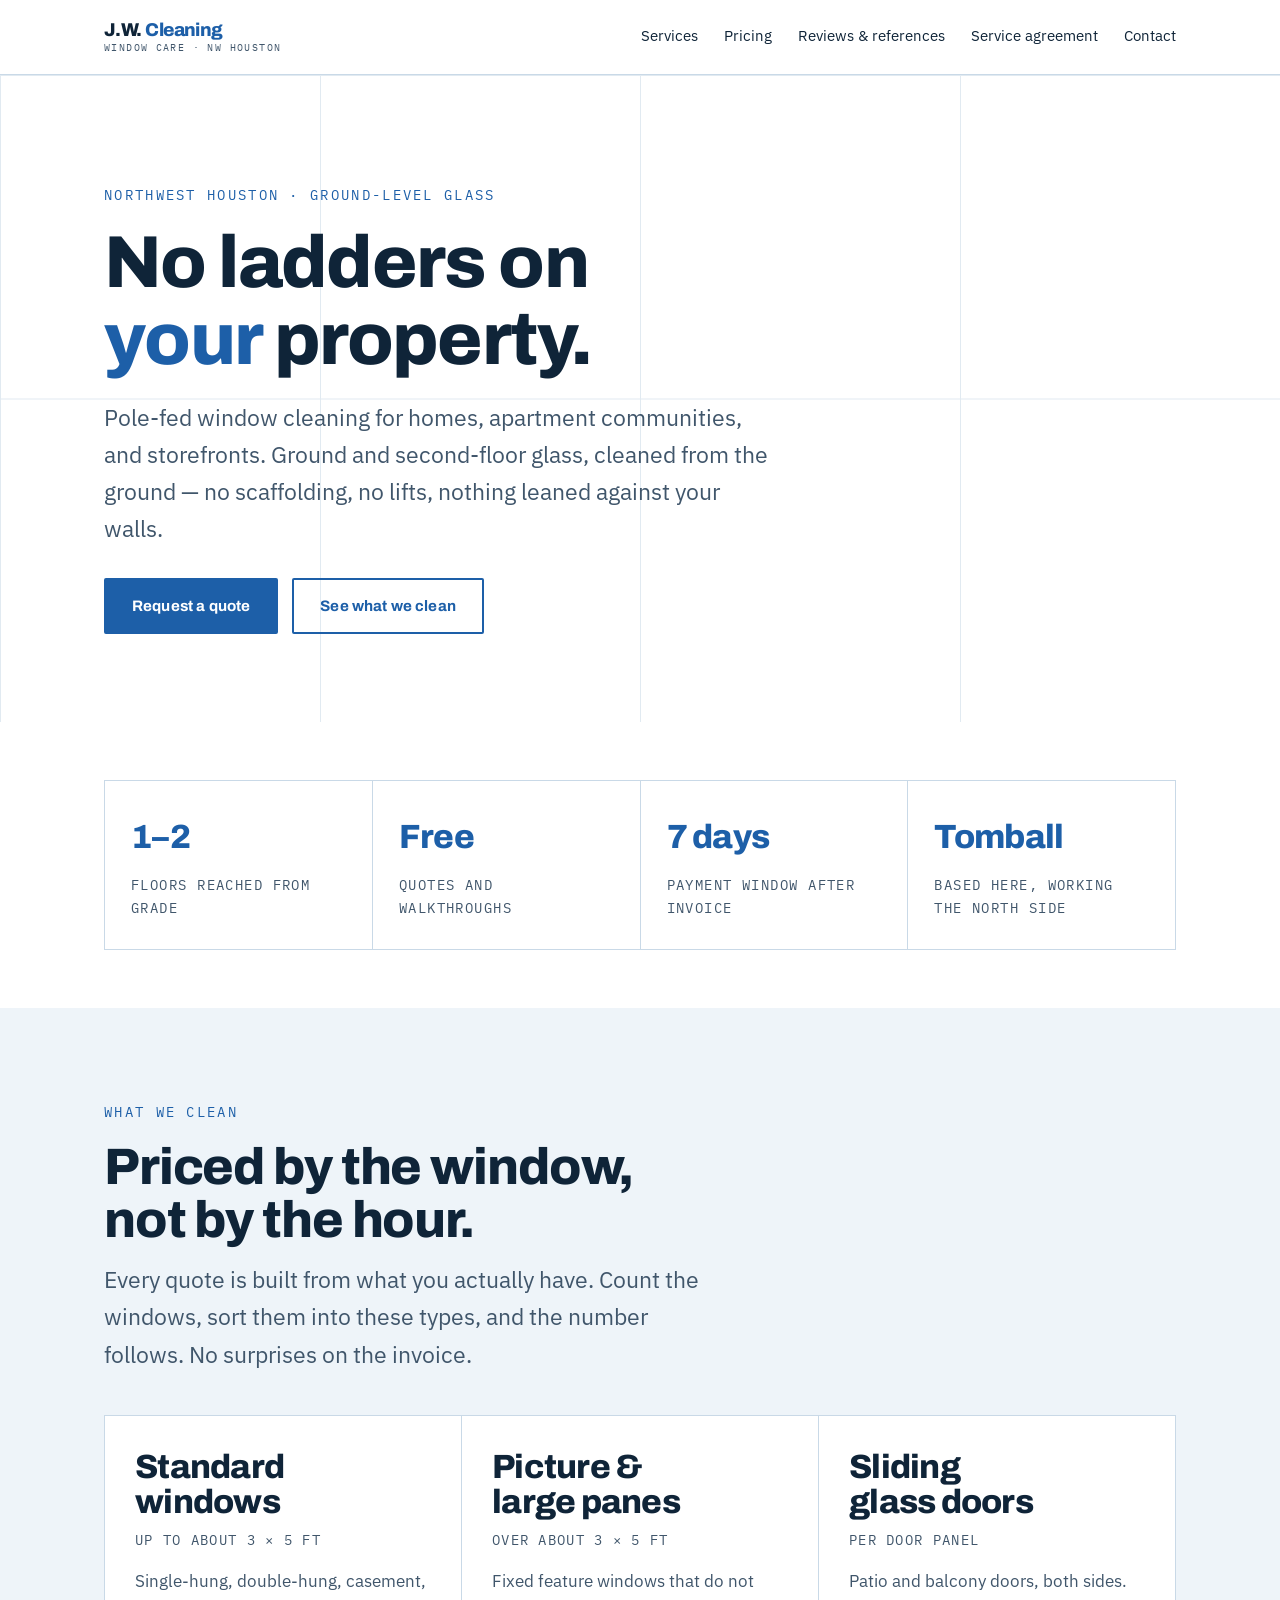
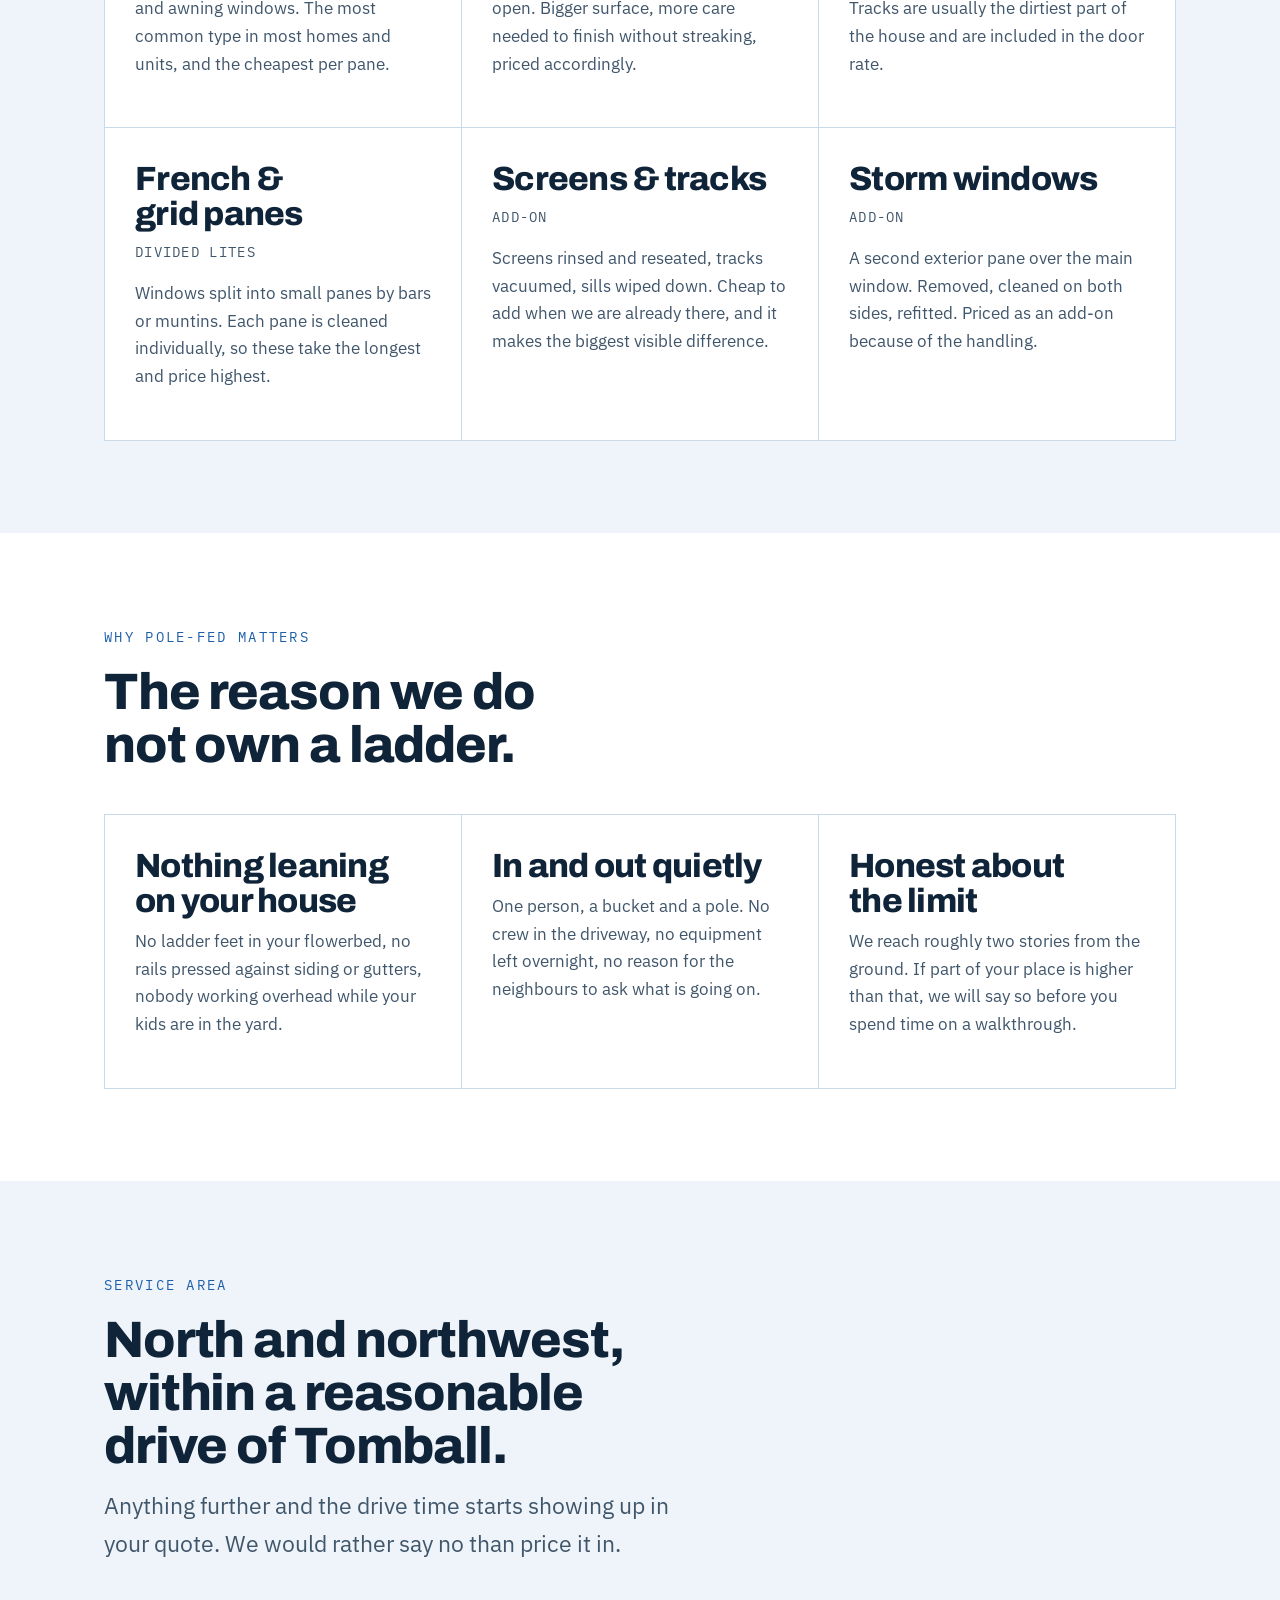
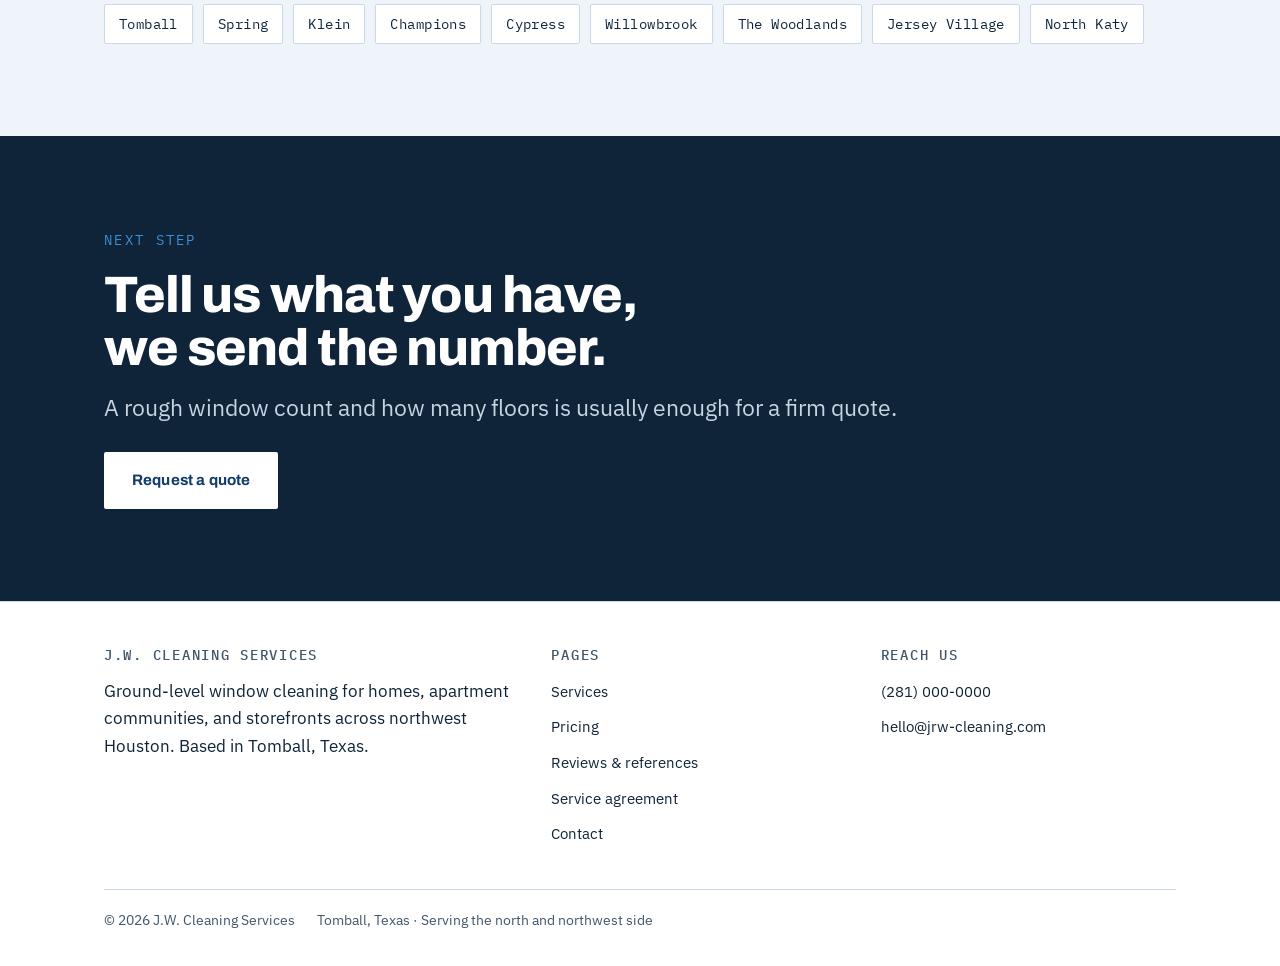
<file: index.html>
<!doctype html>
<html lang="en">
<head>
<meta charset="utf-8">
<meta name="viewport" content="width=device-width, initial-scale=1">
<title>J.W. Cleaning Services — Window cleaning in northwest Houston</title>
<meta name="description" content="Pole-fed window cleaning for homes, apartment communities, and storefronts across northwest Houston. Ground and second-floor glass, no ladders. Based in Tomball.">
<link rel="preconnect" href="https://fonts.googleapis.com">
<link rel="preconnect" href="https://fonts.gstatic.com" crossorigin>
<link href="https://fonts.googleapis.com/css2?family=Archivo:wght@600;700;800&family=IBM+Plex+Mono:wght@400;500&family=IBM+Plex+Sans:wght@400;500;600&display=swap" rel="stylesheet">
<link rel="stylesheet" href="assets/css/styles.css">
</head>
<body>
<a class="skip" href="#main">Skip to content</a>

<header class="masthead">
  <div class="shell masthead__inner">
    <a class="wordmark" href="index.html">J.W. <span>Cleaning</span>
      <small>Window care &middot; NW Houston</small>
    </a>
    <button class="nav-toggle" aria-expanded="false" aria-controls="nav">Menu</button>
    <nav class="nav" id="nav" aria-label="Main">
      <a href="services.html">Services</a>
      <a href="pricing.html">Pricing</a>
      <a href="reviews.html">Reviews &amp; references</a>
      <a href="agreement.html">Service agreement</a>
      <a href="contact.html">Contact</a>
    </nav>
  </div>
</header>

<main id="main">

  <section class="hero">
    <div class="hero__grid" aria-hidden="true"></div>
    <div class="wipe" aria-hidden="true"></div>
    <div class="shell hero__inner">
      <span class="eyebrow">Northwest Houston &middot; Ground-level glass</span>
      <h1>No ladders on <em>your</em> property.</h1>
      <p class="hero__lede">Pole-fed window cleaning for homes, apartment communities, and storefronts. Ground and second-floor glass, cleaned from the ground &mdash; no scaffolding, no lifts, nothing leaned against your walls.</p>
      <div class="hero__actions">
        <a class="btn" href="contact.html">Request a quote</a>
        <a class="btn btn--ghost" href="services.html">See what we clean</a>
      </div>
    </div>
  </section>

  <section class="band band--tight">
    <div class="shell">
      <div class="panes">
        <div class="pane">
          <span class="pane__value">1&ndash;2</span>
          <p class="pane__label">Floors reached from grade</p>
        </div>
        <div class="pane">
          <span class="pane__value">Free</span>
          <p class="pane__label">Quotes and walkthroughs</p>
        </div>
        <div class="pane">
          <span class="pane__value">7 days</span>
          <p class="pane__label">Payment window after invoice</p>
        </div>
        <div class="pane">
          <span class="pane__value">Tomball</span>
          <p class="pane__label">Based here, working the north side</p>
        </div>
      </div>
    </div>
  </section>

  <section class="band band--wash">
    <div class="shell">
      <div class="band__head">
        <span class="eyebrow">What we clean</span>
        <h2>Priced by the window, not by the hour.</h2>
        <p>Every quote is built from what you actually have. Count the windows, sort them into these types, and the number follows. No surprises on the invoice.</p>
      </div>
      <div class="cards">
        <article class="card">
          <h3>Standard windows</h3>
          <p class="card__meta">Up to about 3 &times; 5 ft</p>
          <p>Single-hung, double-hung, casement, and awning windows. The most common type in most homes and units, and the cheapest per pane.</p>
        </article>
        <article class="card">
          <h3>Picture &amp; large panes</h3>
          <p class="card__meta">Over about 3 &times; 5 ft</p>
          <p>Fixed feature windows that do not open. Bigger surface, more care needed to finish without streaking, priced accordingly.</p>
        </article>
        <article class="card">
          <h3>Sliding glass doors</h3>
          <p class="card__meta">Per door panel</p>
          <p>Patio and balcony doors, both sides. Tracks are usually the dirtiest part of the house and are included in the door rate.</p>
        </article>
        <article class="card">
          <h3>French &amp; grid panes</h3>
          <p class="card__meta">Divided lites</p>
          <p>Windows split into small panes by bars or muntins. Each pane is cleaned individually, so these take the longest and price highest.</p>
        </article>
        <article class="card">
          <h3>Screens &amp; tracks</h3>
          <p class="card__meta">Add-on</p>
          <p>Screens rinsed and reseated, tracks vacuumed, sills wiped down. Cheap to add when we are already there, and it makes the biggest visible difference.</p>
        </article>
        <article class="card">
          <h3>Storm windows</h3>
          <p class="card__meta">Add-on</p>
          <p>A second exterior pane over the main window. Removed, cleaned on both sides, refitted. Priced as an add-on because of the handling.</p>
        </article>
      </div>
    </div>
  </section>

  <section class="band">
    <div class="shell">
      <div class="band__head">
        <span class="eyebrow">Why pole-fed matters</span>
        <h2>The reason we do not own a ladder.</h2>
      </div>
      <div class="cards">
        <article class="card">
          <h3>Nothing leaning on your house</h3>
          <p>No ladder feet in your flowerbed, no rails pressed against siding or gutters, nobody working overhead while your kids are in the yard.</p>
        </article>
        <article class="card">
          <h3>In and out quietly</h3>
          <p>One person, a bucket and a pole. No crew in the driveway, no equipment left overnight, no reason for the neighbours to ask what is going on.</p>
        </article>
        <article class="card">
          <h3>Honest about the limit</h3>
          <p>We reach roughly two stories from the ground. If part of your place is higher than that, we will say so before you spend time on a walkthrough.</p>
        </article>
      </div>
    </div>
  </section>

  <section class="band band--wash">
    <div class="shell">
      <div class="band__head">
        <span class="eyebrow">Service area</span>
        <h2>North and northwest, within a reasonable drive of Tomball.</h2>
        <p>Anything further and the drive time starts showing up in your quote. We would rather say no than price it in.</p>
      </div>
      <ul class="arealist">
        <li>Tomball</li>
        <li>Spring</li>
        <li>Klein</li>
        <li>Champions</li>
        <li>Cypress</li>
        <li>Willowbrook</li>
        <li>The Woodlands</li>
        <li>Jersey Village</li>
        <li>North Katy</li>
      </ul>
    </div>
  </section>

  <section class="band band--ink">
    <div class="shell cta">
      <span class="eyebrow eyebrow--light">Next step</span>
      <h2>Tell us what you have, we send the number.</h2>
      <p>A rough window count and how many floors is usually enough for a firm quote.</p>
      <a class="btn btn--onblue" href="contact.html">Request a quote</a>
    </div>
  </section>

</main>

<footer class="foot">
  <div class="shell">
    <div class="foot__grid">
      <div>
        <h4>J.W. Cleaning Services</h4>
        <p>Ground-level window cleaning for homes, apartment communities, and storefronts across northwest Houston. Based in Tomball, Texas.</p>
      </div>
      <div>
        <h4>Pages</h4>
        <ul>
          <li><a href="services.html">Services</a></li>
          <li><a href="pricing.html">Pricing</a></li>
          <li><a href="reviews.html">Reviews &amp; references</a></li>
          <li><a href="agreement.html">Service agreement</a></li>
          <li><a href="contact.html">Contact</a></li>
        </ul>
      </div>
      <div>
        <h4>Reach us</h4>
        <!-- TODO: replace both with real details before launch -->
        <ul>
          <li><a href="tel:+12810000000">(281) 000-0000</a></li>
          <li><a href="mailto:hello@jrw-cleaning.com">hello@jrw-cleaning.com</a></li>
        </ul>
      </div>
    </div>
    <div class="foot__legal">
      <p>&copy; 2026 J.W. Cleaning Services</p>
      <p>Tomball, Texas &middot; Serving the north and northwest side</p>
    </div>
  </div>
</footer>

<script src="assets/js/site.js"></script>

</body>
</html>
</file>
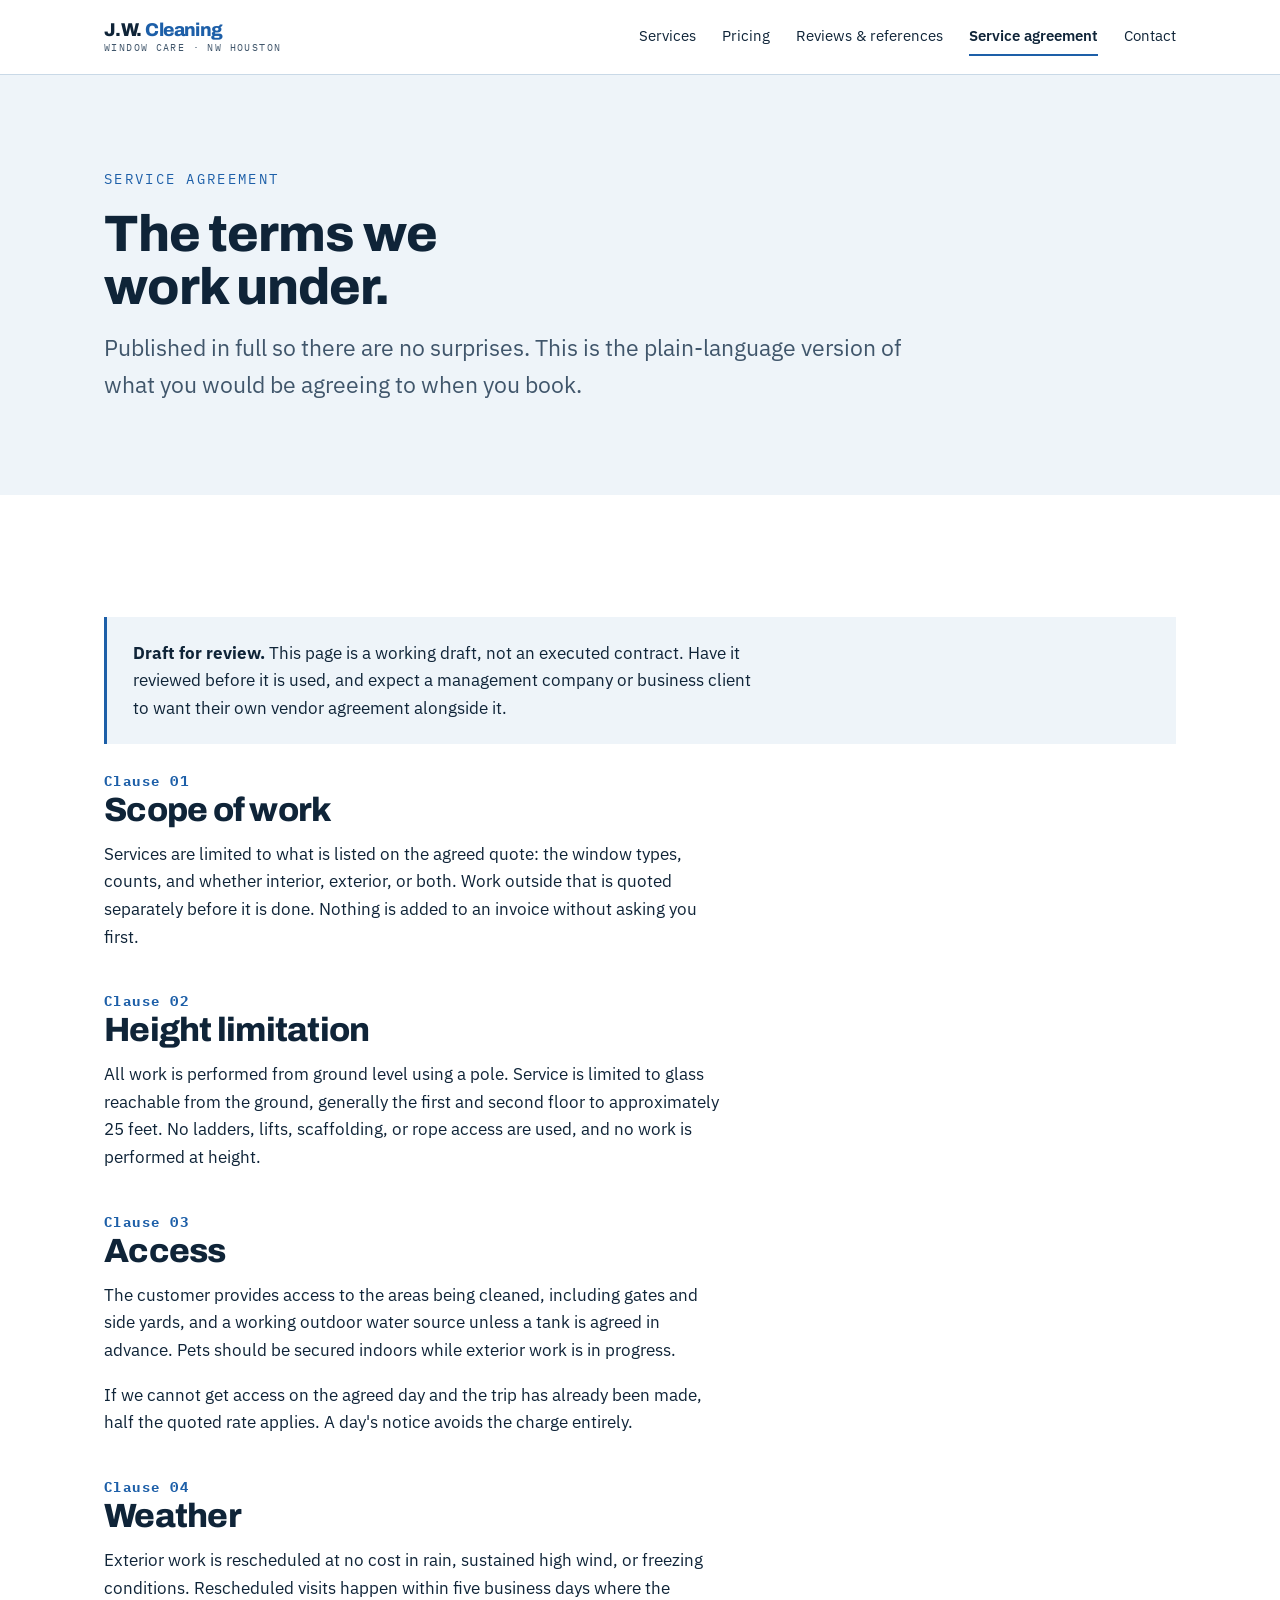
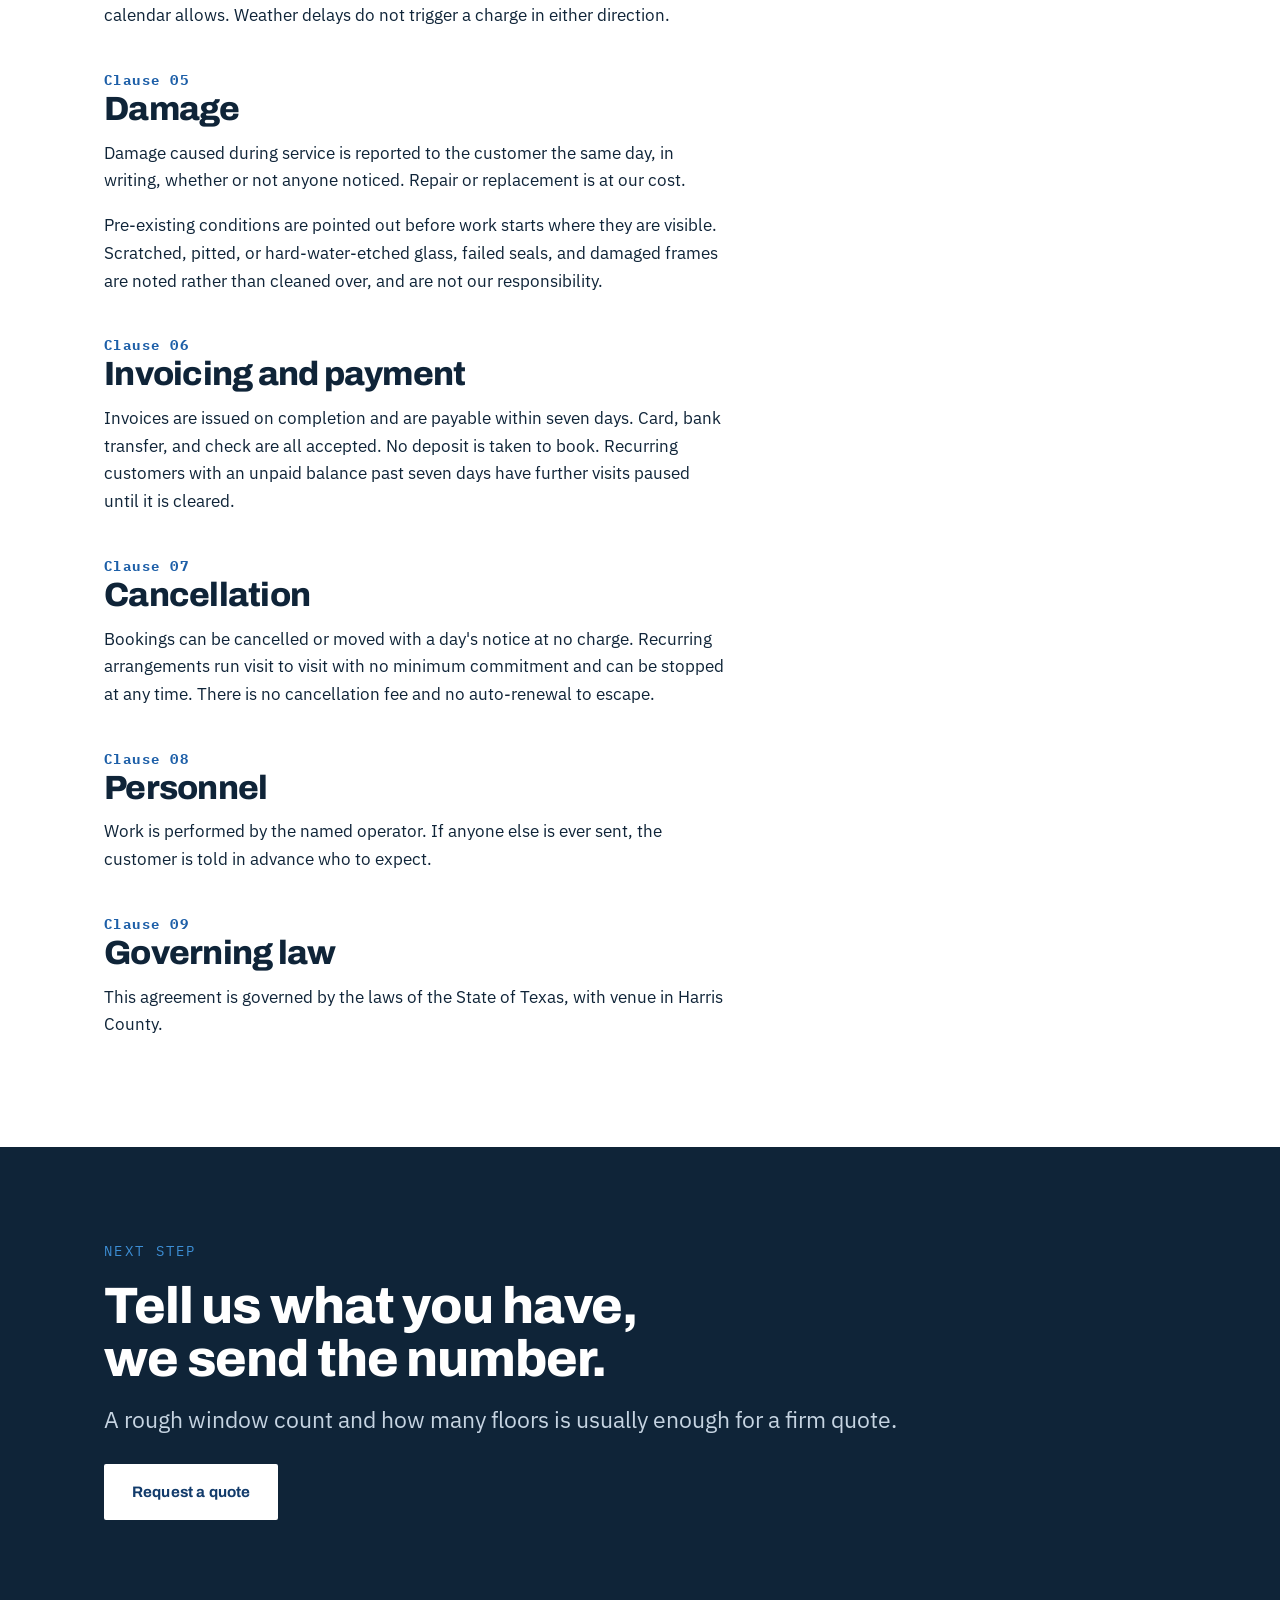
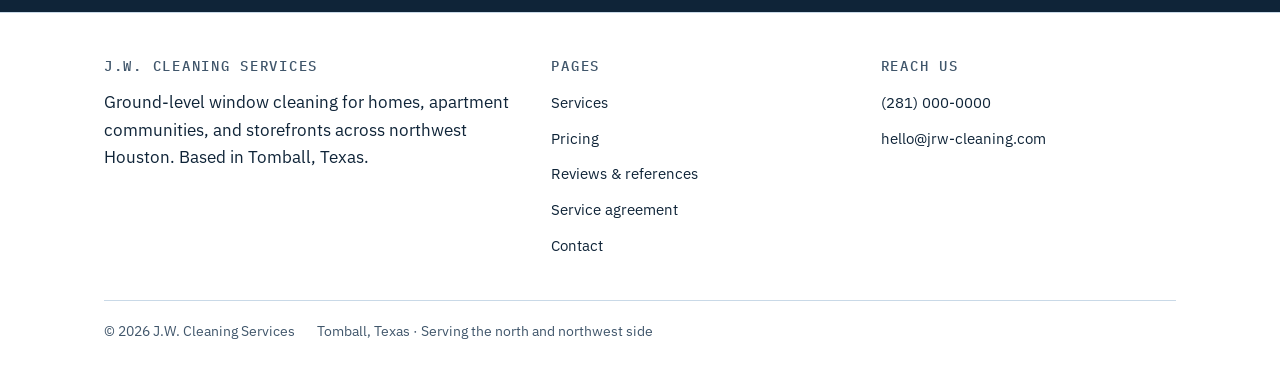
<file: agreement.html>
<!doctype html>
<html lang="en">
<head>
<meta charset="utf-8">
<meta name="viewport" content="width=device-width, initial-scale=1">
<title>Service agreement — J.W. Cleaning Services</title>
<meta name="description" content="The terms J.W. Cleaning Services works under: scope, height limits, access, damage policy, payment, and cancellation.">
<link rel="preconnect" href="https://fonts.googleapis.com">
<link rel="preconnect" href="https://fonts.gstatic.com" crossorigin>
<link href="https://fonts.googleapis.com/css2?family=Archivo:wght@600;700;800&family=IBM+Plex+Mono:wght@400;500&family=IBM+Plex+Sans:wght@400;500;600&display=swap" rel="stylesheet">
<link rel="stylesheet" href="assets/css/styles.css">
</head>
<body>
<a class="skip" href="#main">Skip to content</a>

<header class="masthead">
  <div class="shell masthead__inner">
    <a class="wordmark" href="index.html">J.W. <span>Cleaning</span>
      <small>Window care &middot; NW Houston</small>
    </a>
    <button class="nav-toggle" aria-expanded="false" aria-controls="nav">Menu</button>
    <nav class="nav" id="nav" aria-label="Main">
      <a href="services.html">Services</a>
      <a href="pricing.html">Pricing</a>
      <a href="reviews.html">Reviews &amp; references</a>
      <a href="agreement.html">Service agreement</a>
      <a href="contact.html">Contact</a>
    </nav>
  </div>
</header>

<main id="main">

  <section class="band band--wash">
    <div class="shell">
      <span class="eyebrow">Service agreement</span>
      <h1 style="font-size:var(--step-3);max-width:18ch;margin-bottom:14px;">The terms we work under.</h1>
      <p style="font-size:var(--step-1);color:var(--ink-soft);max-width:58ch;margin:0;">Published in full so there are no surprises. This is the plain-language version of what you would be agreeing to when you book.</p>
    </div>
  </section>

  <section class="band">
    <div class="shell">
      <div class="callout">
        <p><strong>Draft for review.</strong> This page is a working draft, not an executed contract. Have it reviewed before it is used, and expect a management company or business client to want their own vendor agreement alongside it.</p>
      </div>

      <div class="doc">

        <h2><span class="clause-no">Clause 01</span>Scope of work</h2>
        <p>Services are limited to what is listed on the agreed quote: the window types, counts, and whether interior, exterior, or both. Work outside that is quoted separately before it is done. Nothing is added to an invoice without asking you first.</p>

        <h2><span class="clause-no">Clause 02</span>Height limitation</h2>
        <p>All work is performed from ground level using a pole. Service is limited to glass reachable from the ground, generally the first and second floor to approximately 25 feet. No ladders, lifts, scaffolding, or rope access are used, and no work is performed at height.</p>

        <h2><span class="clause-no">Clause 03</span>Access</h2>
        <p>The customer provides access to the areas being cleaned, including gates and side yards, and a working outdoor water source unless a tank is agreed in advance. Pets should be secured indoors while exterior work is in progress.</p>
        <p>If we cannot get access on the agreed day and the trip has already been made, half the quoted rate applies. A day's notice avoids the charge entirely.</p>

        <h2><span class="clause-no">Clause 04</span>Weather</h2>
        <p>Exterior work is rescheduled at no cost in rain, sustained high wind, or freezing conditions. Rescheduled visits happen within five business days where the calendar allows. Weather delays do not trigger a charge in either direction.</p>

        <h2><span class="clause-no">Clause 05</span>Damage</h2>
        <p>Damage caused during service is reported to the customer the same day, in writing, whether or not anyone noticed. Repair or replacement is at our cost.</p>
        <p>Pre-existing conditions are pointed out before work starts where they are visible. Scratched, pitted, or hard-water-etched glass, failed seals, and damaged frames are noted rather than cleaned over, and are not our responsibility.</p>

        <h2><span class="clause-no">Clause 06</span>Invoicing and payment</h2>
        <p>Invoices are issued on completion and are payable within seven days. Card, bank transfer, and check are all accepted. No deposit is taken to book. Recurring customers with an unpaid balance past seven days have further visits paused until it is cleared.</p>

        <h2><span class="clause-no">Clause 07</span>Cancellation</h2>
        <p>Bookings can be cancelled or moved with a day's notice at no charge. Recurring arrangements run visit to visit with no minimum commitment and can be stopped at any time. There is no cancellation fee and no auto-renewal to escape.</p>

        <h2><span class="clause-no">Clause 08</span>Personnel</h2>
        <p>Work is performed by the named operator. If anyone else is ever sent, the customer is told in advance who to expect.</p>

        <h2><span class="clause-no">Clause 09</span>Governing law</h2>
        <p>This agreement is governed by the laws of the State of Texas, with venue in Harris County.</p>

      </div>
    </div>
  </section>

  <section class="band band--ink">
    <div class="shell cta">
      <span class="eyebrow eyebrow--light">Next step</span>
      <h2>Tell us what you have, we send the number.</h2>
      <p>A rough window count and how many floors is usually enough for a firm quote.</p>
      <a class="btn btn--onblue" href="contact.html">Request a quote</a>
    </div>
  </section>

</main>

<footer class="foot">
  <div class="shell">
    <div class="foot__grid">
      <div>
        <h4>J.W. Cleaning Services</h4>
        <p>Ground-level window cleaning for homes, apartment communities, and storefronts across northwest Houston. Based in Tomball, Texas.</p>
      </div>
      <div>
        <h4>Pages</h4>
        <ul>
          <li><a href="services.html">Services</a></li>
          <li><a href="pricing.html">Pricing</a></li>
          <li><a href="reviews.html">Reviews &amp; references</a></li>
          <li><a href="agreement.html">Service agreement</a></li>
          <li><a href="contact.html">Contact</a></li>
        </ul>
      </div>
      <div>
        <h4>Reach us</h4>
        <!-- TODO: replace both with real details before launch -->
        <ul>
          <li><a href="tel:+12810000000">(281) 000-0000</a></li>
          <li><a href="mailto:hello@jrw-cleaning.com">hello@jrw-cleaning.com</a></li>
        </ul>
      </div>
    </div>
    <div class="foot__legal">
      <p>&copy; 2026 J.W. Cleaning Services</p>
      <p>Tomball, Texas &middot; Serving the north and northwest side</p>
    </div>
  </div>
</footer>

<script src="assets/js/site.js"></script>

</body>
</html>
</file>
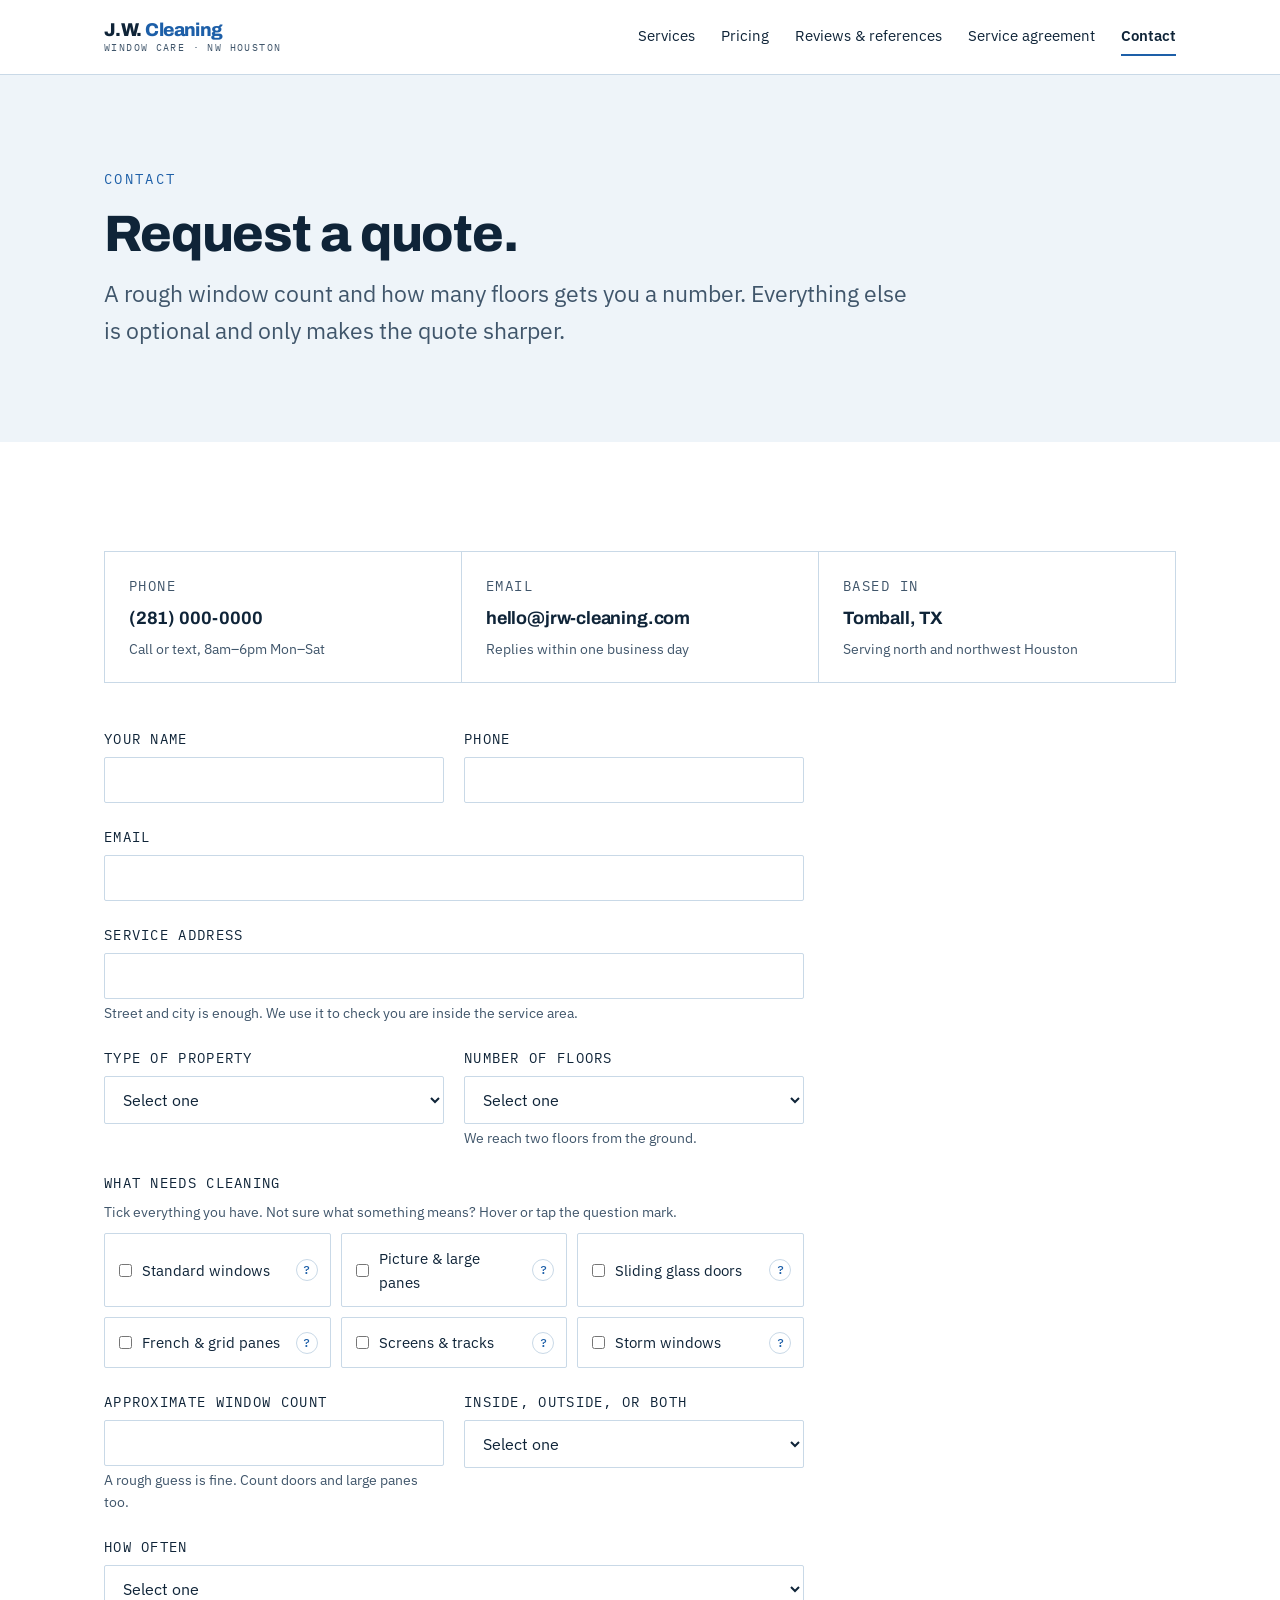
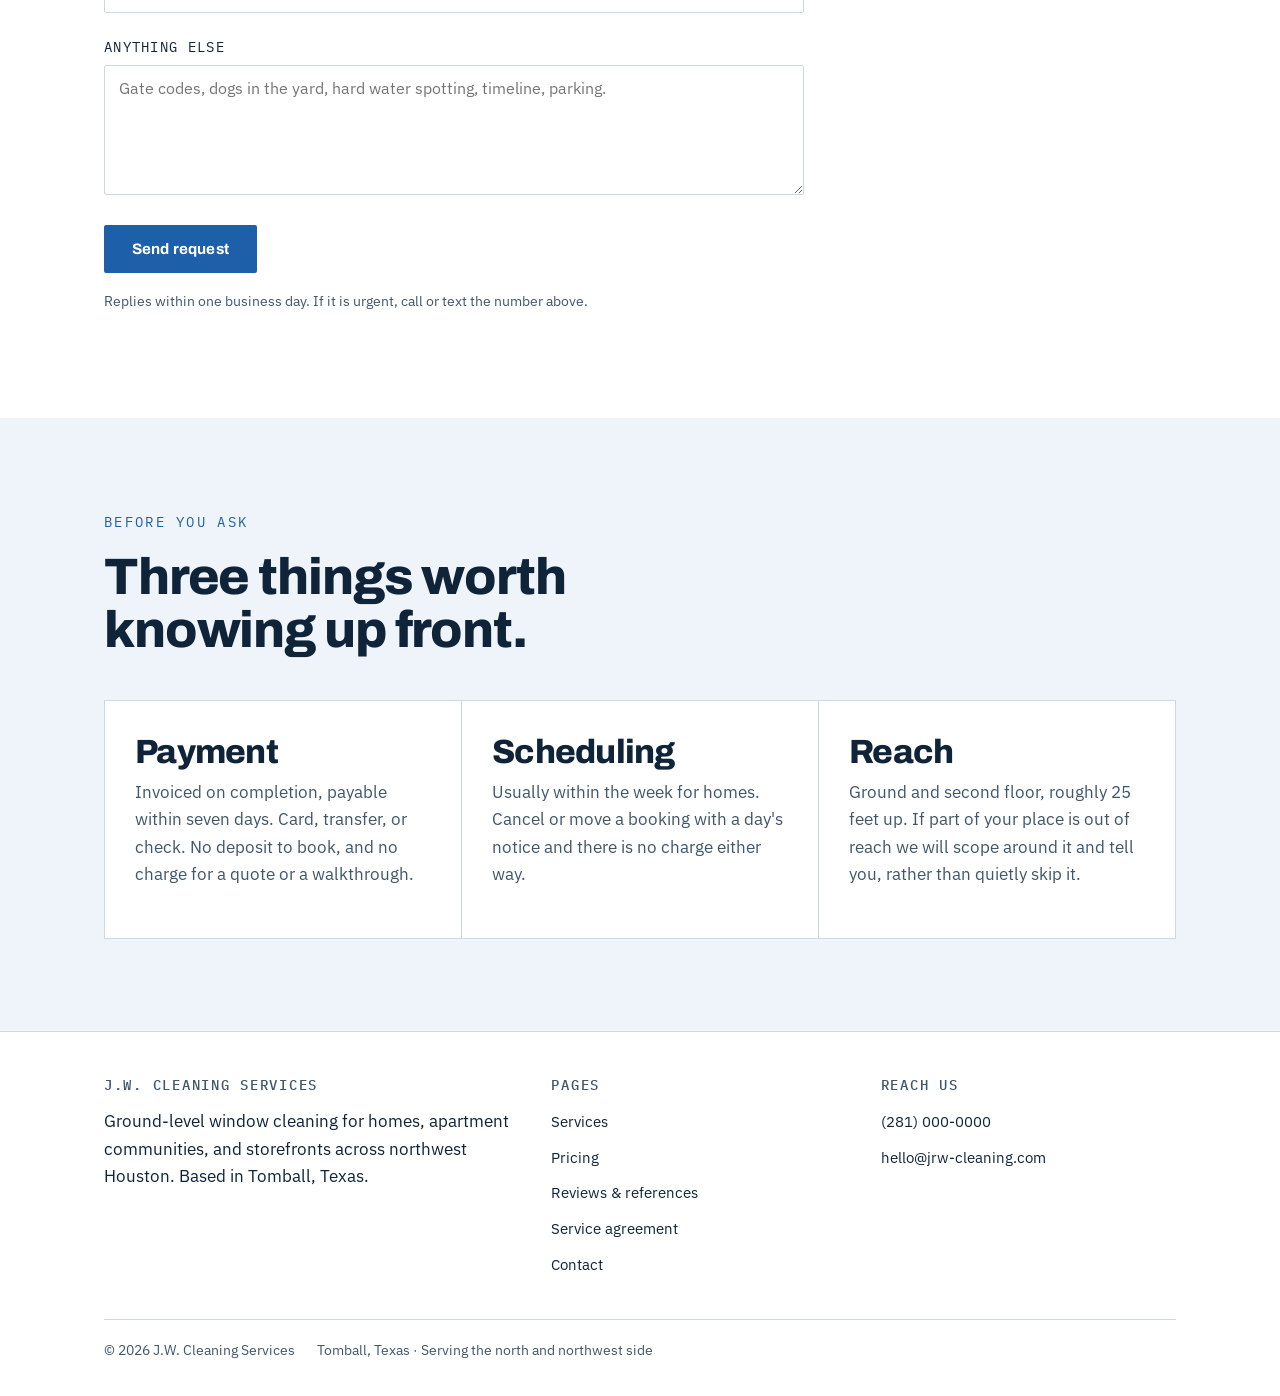
<file: contact.html>
<!doctype html>
<html lang="en">
<head>
<meta charset="utf-8">
<meta name="viewport" content="width=device-width, initial-scale=1">
<title>Request a quote — J.W. Cleaning Services</title>
<meta name="description" content="Send your window count and property details for a free window cleaning quote. Serving homes and businesses across northwest Houston.">
<link rel="preconnect" href="https://fonts.googleapis.com">
<link rel="preconnect" href="https://fonts.gstatic.com" crossorigin>
<link href="https://fonts.googleapis.com/css2?family=Archivo:wght@600;700;800&family=IBM+Plex+Mono:wght@400;500&family=IBM+Plex+Sans:wght@400;500;600&display=swap" rel="stylesheet">
<link rel="stylesheet" href="assets/css/styles.css">
</head>
<body>
<a class="skip" href="#main">Skip to content</a>

<header class="masthead">
  <div class="shell masthead__inner">
    <a class="wordmark" href="index.html">J.W. <span>Cleaning</span>
      <small>Window care &middot; NW Houston</small>
    </a>
    <button class="nav-toggle" aria-expanded="false" aria-controls="nav">Menu</button>
    <nav class="nav" id="nav" aria-label="Main">
      <a href="services.html">Services</a>
      <a href="pricing.html">Pricing</a>
      <a href="reviews.html">Reviews &amp; references</a>
      <a href="agreement.html">Service agreement</a>
      <a href="contact.html">Contact</a>
    </nav>
  </div>
</header>

<main id="main">

  <section class="band band--wash">
    <div class="shell">
      <span class="eyebrow">Contact</span>
      <h1 style="font-size:var(--step-3);max-width:18ch;margin-bottom:14px;">Request a quote.</h1>
      <p style="font-size:var(--step-1);color:var(--ink-soft);max-width:58ch;margin:0;">A rough window count and how many floors gets you a number. Everything else is optional and only makes the quote sharper.</p>
    </div>
  </section>

  <section class="band">
    <div class="shell">

      <dl class="reach">
        <div>
          <dt>Phone</dt>
          <dd><a href="tel:+12810000000">(281) 000-0000</a><small>Call or text, 8am&ndash;6pm Mon&ndash;Sat</small></dd>
        </div>
        <div>
          <dt>Email</dt>
          <dd><a href="mailto:hello@jrw-cleaning.com">hello@jrw-cleaning.com</a><small>Replies within one business day</small></dd>
        </div>
        <div>
          <dt>Based in</dt>
          <dd>Tomball, TX<small>Serving north and northwest Houston</small></dd>
        </div>
      </dl>

      <form class="form" data-jw-form data-kind="quote">

        <div class="row">
          <div class="field">
            <label for="c-name">Your name</label>
            <input id="c-name" name="name" type="text" autocomplete="name" required>
          </div>
          <div class="field">
            <label for="c-phone">Phone</label>
            <input id="c-phone" name="phone" type="tel" autocomplete="tel">
          </div>
        </div>

        <div class="field">
          <label for="c-email">Email</label>
          <input id="c-email" name="email" type="email" autocomplete="email" required>
        </div>

        <div class="field">
          <label for="c-address">Service address</label>
          <input id="c-address" name="address" type="text" autocomplete="street-address" required>
          <span class="hint">Street and city is enough. We use it to check you are inside the service area.</span>
        </div>

        <div class="row">
          <div class="field">
            <label for="c-type">Type of property</label>
            <select id="c-type" name="property_type" required>
              <option value="">Select one</option>
              <option>House</option>
              <option>Townhouse or condo</option>
              <option>Apartment community</option>
              <option>Business or storefront</option>
              <option>Other</option>
            </select>
          </div>
          <div class="field">
            <label for="c-stories">Number of floors</label>
            <select id="c-stories" name="stories" required>
              <option value="">Select one</option>
              <option value="1">1</option>
              <option value="2">2</option>
              <option value="3">3</option>
              <option value="4+">4 or more</option>
            </select>
            <span class="hint">We reach two floors from the ground.</span>
          </div>
        </div>

        <div class="field">
          <label>What needs cleaning</label>
          <span class="hint" style="margin-bottom:10px;">Tick everything you have. Not sure what something means? Hover or tap the question mark.</span>
          <div class="checks">
            <div class="checkrow">
              <label for="sc-1"><input type="checkbox" id="sc-1" name="scope" value="Standard windows"> Standard windows</label>
              <button type="button" class="tip" aria-expanded="false" aria-label="What counts as standard windows?" data-tip="The common ones. Single-hung, double-hung, casement, or awning, roughly up to 3 by 5 feet. Most houses are mostly these.">?</button>
            </div>
            <div class="checkrow">
              <label for="sc-2"><input type="checkbox" id="sc-2" name="scope" value="Picture & large panes"> Picture &amp; large panes</label>
              <button type="button" class="tip" aria-expanded="false" aria-label="What counts as picture & large panes?" data-tip="Big fixed panes that do not open, over about 3 by 5 feet. Living room and dining room feature windows.">?</button>
            </div>
            <div class="checkrow">
              <label for="sc-3"><input type="checkbox" id="sc-3" name="scope" value="Sliding glass doors"> Sliding glass doors</label>
              <button type="button" class="tip" aria-expanded="false" aria-label="What counts as sliding glass doors?" data-tip="Patio and balcony doors. Counted as one unit per door panel, both sides.">?</button>
            </div>
            <div class="checkrow">
              <label for="sc-4"><input type="checkbox" id="sc-4" name="scope" value="French & grid panes"> French &amp; grid panes</label>
              <button type="button" class="tip" aria-expanded="false" aria-label="What counts as french & grid panes?" data-tip="Windows divided into small panes by bars or muntins. Each little pane is cleaned individually, so these take longer.">?</button>
            </div>
            <div class="checkrow">
              <label for="sc-5"><input type="checkbox" id="sc-5" name="scope" value="Screens & tracks"> Screens &amp; tracks</label>
              <button type="button" class="tip" aria-expanded="false" aria-label="What counts as screens & tracks?" data-tip="Window screens rinsed and reseated, tracks vacuumed, sills wiped. Usually added on rather than booked alone.">?</button>
            </div>
            <div class="checkrow">
              <label for="sc-6"><input type="checkbox" id="sc-6" name="scope" value="Storm windows"> Storm windows</label>
              <button type="button" class="tip" aria-expanded="false" aria-label="What counts as storm windows?" data-tip="A second exterior pane fitted over the main window. Needs removing and refitting, so it is priced as an add-on.">?</button>
            </div>
          </div>
        </div>

        <div class="row">
          <div class="field">
            <label for="c-count">Approximate window count</label>
            <input id="c-count" name="window_count" type="number" min="1" step="1">
            <span class="hint">A rough guess is fine. Count doors and large panes too.</span>
          </div>
          <div class="field">
            <label for="c-sides">Inside, outside, or both</label>
            <select id="c-sides" name="sides">
              <option value="">Select one</option>
              <option>Exterior only</option>
              <option>Inside and out</option>
              <option>Not sure yet</option>
            </select>
          </div>
        </div>

        <div class="field">
          <label for="c-frequency">How often</label>
          <select id="c-frequency" name="frequency">
            <option value="">Select one</option>
            <option>One time</option>
            <option>Twice a year</option>
            <option>Quarterly</option>
            <option>Monthly</option>
            <option>As needed</option>
          </select>
        </div>

        <div class="field">
          <label for="c-notes">Anything else</label>
          <textarea id="c-notes" name="notes" placeholder="Gate codes, dogs in the yard, hard water spotting, timeline, parking."></textarea>
        </div>

        <label class="hp" aria-hidden="true">Company website <input type="text" name="company_website" tabindex="-1" autocomplete="off"></label>

        <button class="btn" type="submit">Send request</button>
        <p class="formnote">Replies within one business day. If it is urgent, call or text the number above.</p>
        <div class="status" role="status" aria-live="polite"></div>
      </form>
    </div>
  </section>

  <section class="band band--wash">
    <div class="shell">
      <div class="band__head">
        <span class="eyebrow">Before you ask</span>
        <h2>Three things worth knowing up front.</h2>
      </div>
      <div class="cards">
        <article class="card">
          <h3>Payment</h3>
          <p>Invoiced on completion, payable within seven days. Card, transfer, or check. No deposit to book, and no charge for a quote or a walkthrough.</p>
        </article>
        <article class="card">
          <h3>Scheduling</h3>
          <p>Usually within the week for homes. Cancel or move a booking with a day's notice and there is no charge either way.</p>
        </article>
        <article class="card">
          <h3>Reach</h3>
          <p>Ground and second floor, roughly 25 feet up. If part of your place is out of reach we will scope around it and tell you, rather than quietly skip it.</p>
        </article>
      </div>
    </div>
  </section>

</main>

<footer class="foot">
  <div class="shell">
    <div class="foot__grid">
      <div>
        <h4>J.W. Cleaning Services</h4>
        <p>Ground-level window cleaning for homes, apartment communities, and storefronts across northwest Houston. Based in Tomball, Texas.</p>
      </div>
      <div>
        <h4>Pages</h4>
        <ul>
          <li><a href="services.html">Services</a></li>
          <li><a href="pricing.html">Pricing</a></li>
          <li><a href="reviews.html">Reviews &amp; references</a></li>
          <li><a href="agreement.html">Service agreement</a></li>
          <li><a href="contact.html">Contact</a></li>
        </ul>
      </div>
      <div>
        <h4>Reach us</h4>
        <!-- TODO: replace both with real details before launch -->
        <ul>
          <li><a href="tel:+12810000000">(281) 000-0000</a></li>
          <li><a href="mailto:hello@jrw-cleaning.com">hello@jrw-cleaning.com</a></li>
        </ul>
      </div>
    </div>
    <div class="foot__legal">
      <p>&copy; 2026 J.W. Cleaning Services</p>
      <p>Tomball, Texas &middot; Serving the north and northwest side</p>
    </div>
  </div>
</footer>

<script src="assets/js/site.js"></script>
<script>window.JW_ENDPOINT = 'https://jw-cleaning-intake.jrw-cleaning.workers.dev/submit';</script>
<script src="assets/js/form.js"></script>
</body>
</html>
</file>
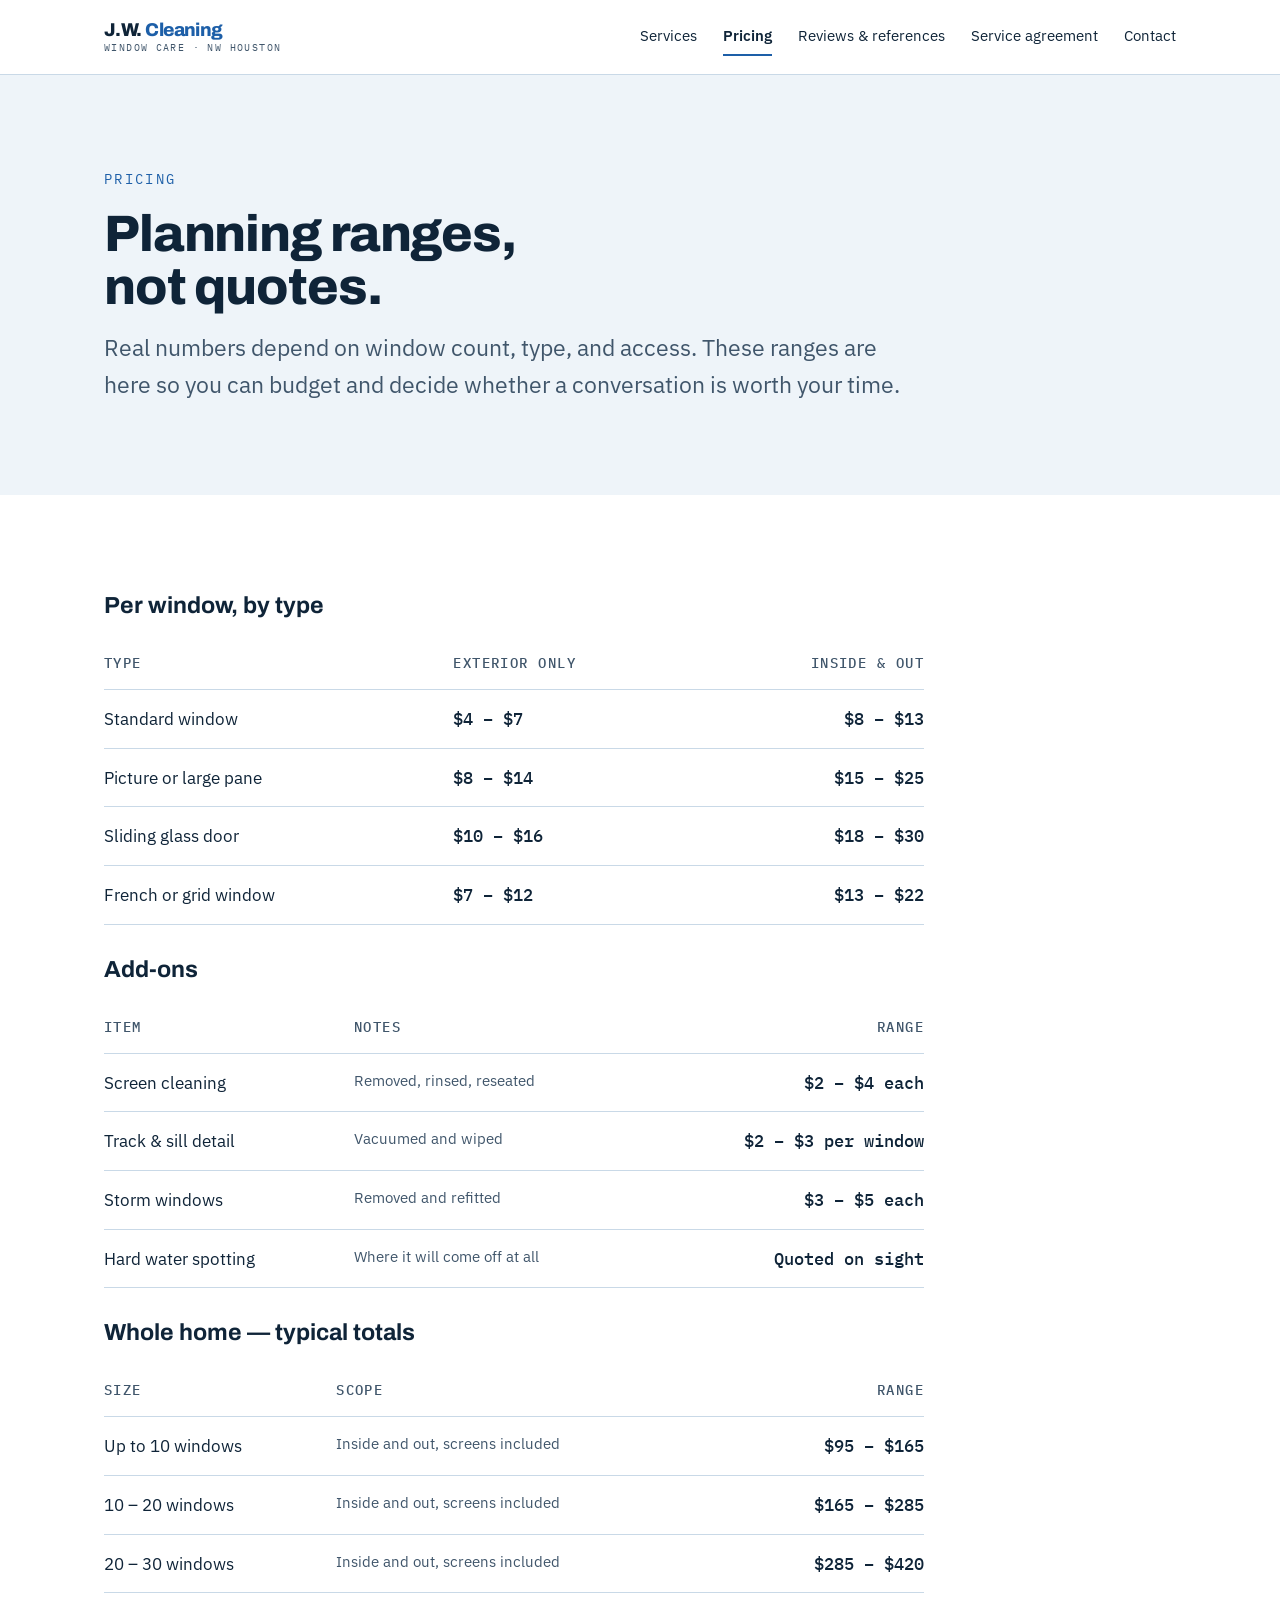
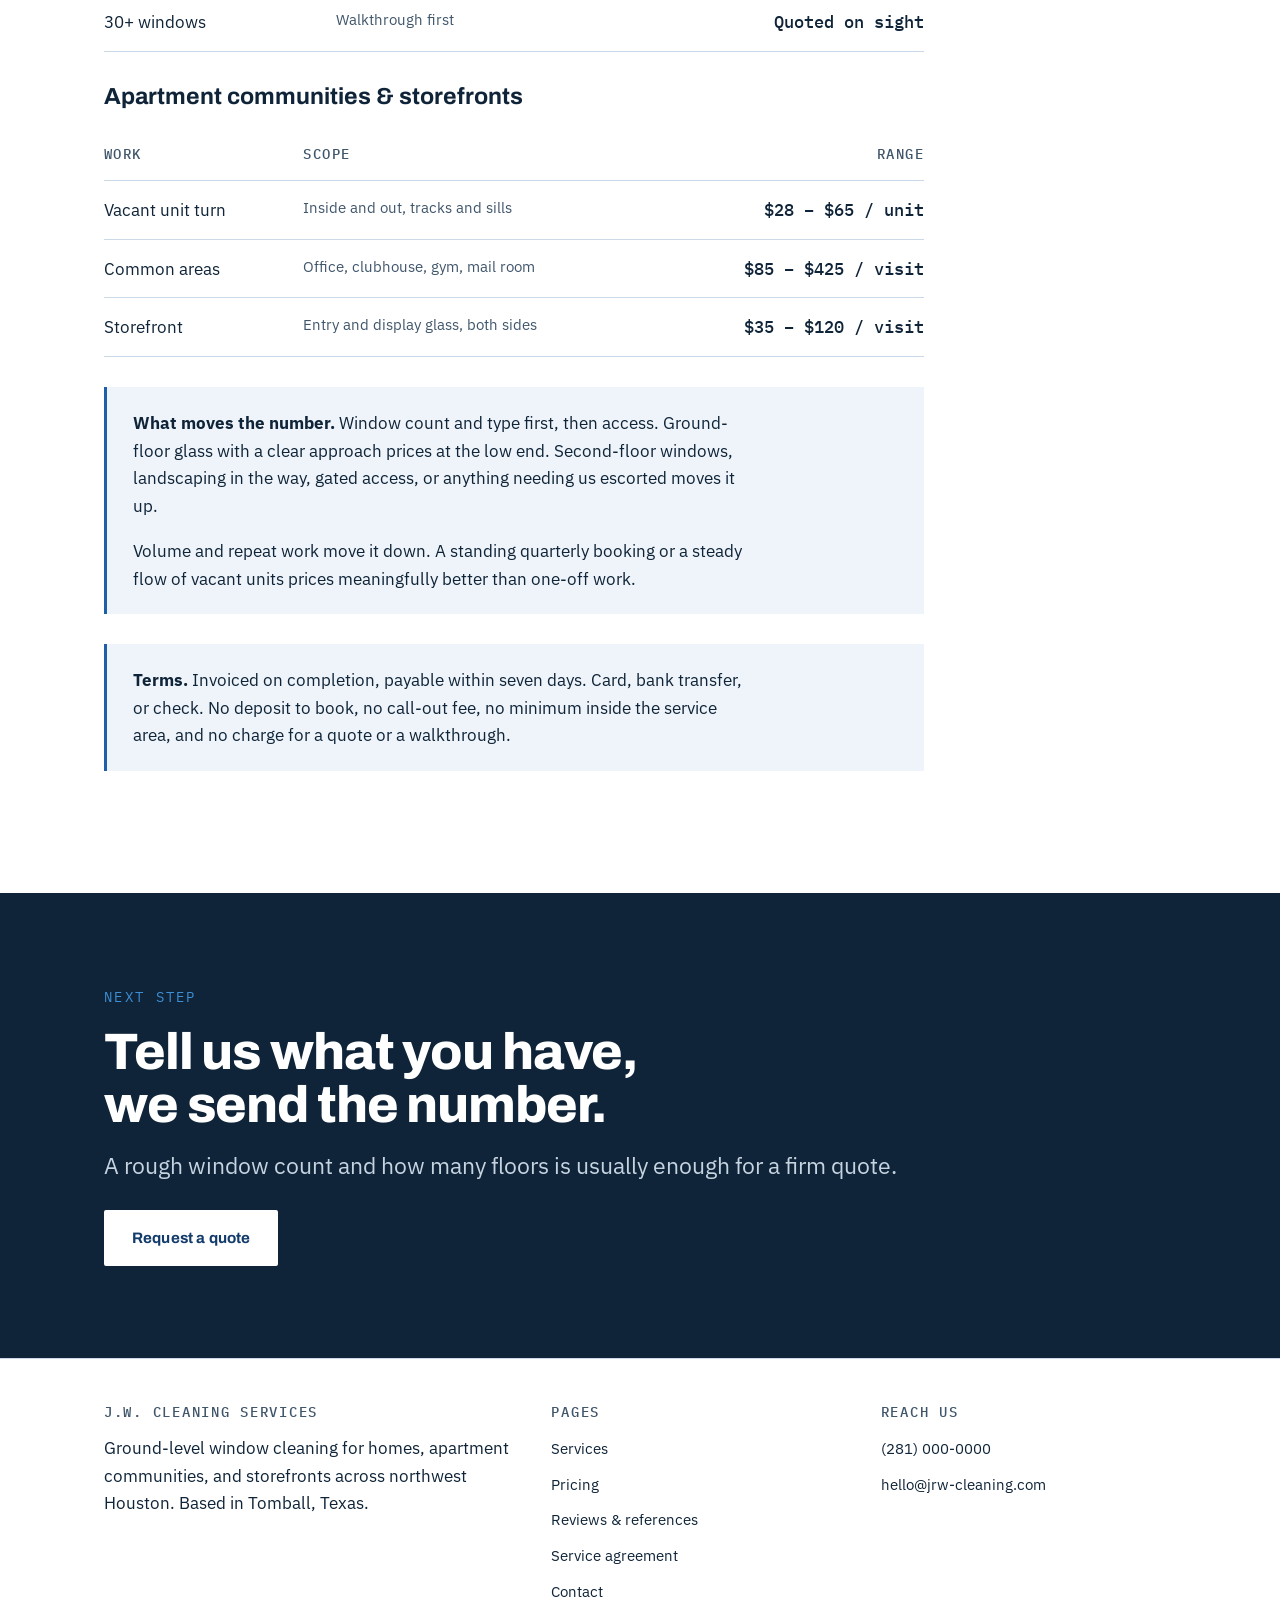
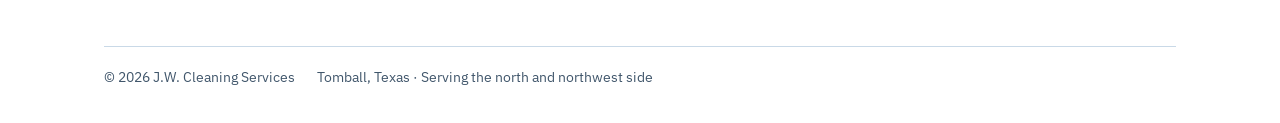
<file: pricing.html>
<!doctype html>
<html lang="en">
<head>
<meta charset="utf-8">
<meta name="viewport" content="width=device-width, initial-scale=1">
<title>Pricing — J.W. Cleaning Services</title>
<meta name="description" content="Per-window rates, add-ons, and whole-home planning ranges for window cleaning in northwest Houston. Free quotes.">
<link rel="preconnect" href="https://fonts.googleapis.com">
<link rel="preconnect" href="https://fonts.gstatic.com" crossorigin>
<link href="https://fonts.googleapis.com/css2?family=Archivo:wght@600;700;800&family=IBM+Plex+Mono:wght@400;500&family=IBM+Plex+Sans:wght@400;500;600&display=swap" rel="stylesheet">
<link rel="stylesheet" href="assets/css/styles.css">
</head>
<body>
<a class="skip" href="#main">Skip to content</a>

<header class="masthead">
  <div class="shell masthead__inner">
    <a class="wordmark" href="index.html">J.W. <span>Cleaning</span>
      <small>Window care &middot; NW Houston</small>
    </a>
    <button class="nav-toggle" aria-expanded="false" aria-controls="nav">Menu</button>
    <nav class="nav" id="nav" aria-label="Main">
      <a href="services.html">Services</a>
      <a href="pricing.html">Pricing</a>
      <a href="reviews.html">Reviews &amp; references</a>
      <a href="agreement.html">Service agreement</a>
      <a href="contact.html">Contact</a>
    </nav>
  </div>
</header>

<main id="main">

  <section class="band band--wash">
    <div class="shell">
      <span class="eyebrow">Pricing</span>
      <h1 style="font-size:var(--step-3);max-width:18ch;margin-bottom:14px;">Planning ranges, not quotes.</h1>
      <p style="font-size:var(--step-1);color:var(--ink-soft);max-width:58ch;margin:0;">Real numbers depend on window count, type, and access. These ranges are here so you can budget and decide whether a conversation is worth your time.</p>
    </div>
  </section>

  <section class="band">
    <div class="shell">
      <div style="max-width:820px;">

        <table class="ptable">
          <caption>Per window, by type</caption>
          <thead>
            <tr><th scope="col">Type</th><th scope="col">Exterior only</th><th scope="col">Inside &amp; out</th></tr>
          </thead>
          <tbody>
            <tr><td>Standard window</td><td class="rate">$4 &ndash; $7</td><td class="rate">$8 &ndash; $13</td></tr>
            <tr><td>Picture or large pane</td><td class="rate">$8 &ndash; $14</td><td class="rate">$15 &ndash; $25</td></tr>
            <tr><td>Sliding glass door</td><td class="rate">$10 &ndash; $16</td><td class="rate">$18 &ndash; $30</td></tr>
            <tr><td>French or grid window</td><td class="rate">$7 &ndash; $12</td><td class="rate">$13 &ndash; $22</td></tr>
          </tbody>
        </table>

        <table class="ptable">
          <caption>Add-ons</caption>
          <thead>
            <tr><th scope="col">Item</th><th scope="col">Notes</th><th scope="col">Range</th></tr>
          </thead>
          <tbody>
            <tr><td>Screen cleaning</td><td class="note">Removed, rinsed, reseated</td><td class="rate">$2 &ndash; $4 each</td></tr>
            <tr><td>Track &amp; sill detail</td><td class="note">Vacuumed and wiped</td><td class="rate">$2 &ndash; $3 per window</td></tr>
            <tr><td>Storm windows</td><td class="note">Removed and refitted</td><td class="rate">$3 &ndash; $5 each</td></tr>
            <tr><td>Hard water spotting</td><td class="note">Where it will come off at all</td><td class="rate">Quoted on sight</td></tr>
          </tbody>
        </table>

        <table class="ptable">
          <caption>Whole home &mdash; typical totals</caption>
          <thead>
            <tr><th scope="col">Size</th><th scope="col">Scope</th><th scope="col">Range</th></tr>
          </thead>
          <tbody>
            <tr><td>Up to 10 windows</td><td class="note">Inside and out, screens included</td><td class="rate">$95 &ndash; $165</td></tr>
            <tr><td>10 &ndash; 20 windows</td><td class="note">Inside and out, screens included</td><td class="rate">$165 &ndash; $285</td></tr>
            <tr><td>20 &ndash; 30 windows</td><td class="note">Inside and out, screens included</td><td class="rate">$285 &ndash; $420</td></tr>
            <tr><td>30+ windows</td><td class="note">Walkthrough first</td><td class="rate">Quoted on sight</td></tr>
          </tbody>
        </table>

        <table class="ptable">
          <caption>Apartment communities &amp; storefronts</caption>
          <thead>
            <tr><th scope="col">Work</th><th scope="col">Scope</th><th scope="col">Range</th></tr>
          </thead>
          <tbody>
            <tr><td>Vacant unit turn</td><td class="note">Inside and out, tracks and sills</td><td class="rate">$28 &ndash; $65 / unit</td></tr>
            <tr><td>Common areas</td><td class="note">Office, clubhouse, gym, mail room</td><td class="rate">$85 &ndash; $425 / visit</td></tr>
            <tr><td>Storefront</td><td class="note">Entry and display glass, both sides</td><td class="rate">$35 &ndash; $120 / visit</td></tr>
          </tbody>
        </table>

        <div class="callout">
          <p><strong>What moves the number.</strong> Window count and type first, then access. Ground-floor glass with a clear approach prices at the low end. Second-floor windows, landscaping in the way, gated access, or anything needing us escorted moves it up.</p>
          <p>Volume and repeat work move it down. A standing quarterly booking or a steady flow of vacant units prices meaningfully better than one-off work.</p>
        </div>

        <div class="callout">
          <p><strong>Terms.</strong> Invoiced on completion, payable within seven days. Card, bank transfer, or check. No deposit to book, no call-out fee, no minimum inside the service area, and no charge for a quote or a walkthrough.</p>
        </div>

      </div>
    </div>
  </section>

  <section class="band band--ink">
    <div class="shell cta">
      <span class="eyebrow eyebrow--light">Next step</span>
      <h2>Tell us what you have, we send the number.</h2>
      <p>A rough window count and how many floors is usually enough for a firm quote.</p>
      <a class="btn btn--onblue" href="contact.html">Request a quote</a>
    </div>
  </section>

</main>

<footer class="foot">
  <div class="shell">
    <div class="foot__grid">
      <div>
        <h4>J.W. Cleaning Services</h4>
        <p>Ground-level window cleaning for homes, apartment communities, and storefronts across northwest Houston. Based in Tomball, Texas.</p>
      </div>
      <div>
        <h4>Pages</h4>
        <ul>
          <li><a href="services.html">Services</a></li>
          <li><a href="pricing.html">Pricing</a></li>
          <li><a href="reviews.html">Reviews &amp; references</a></li>
          <li><a href="agreement.html">Service agreement</a></li>
          <li><a href="contact.html">Contact</a></li>
        </ul>
      </div>
      <div>
        <h4>Reach us</h4>
        <!-- TODO: replace both with real details before launch -->
        <ul>
          <li><a href="tel:+12810000000">(281) 000-0000</a></li>
          <li><a href="mailto:hello@jrw-cleaning.com">hello@jrw-cleaning.com</a></li>
        </ul>
      </div>
    </div>
    <div class="foot__legal">
      <p>&copy; 2026 J.W. Cleaning Services</p>
      <p>Tomball, Texas &middot; Serving the north and northwest side</p>
    </div>
  </div>
</footer>

<script src="assets/js/site.js"></script>

</body>
</html>
</file>
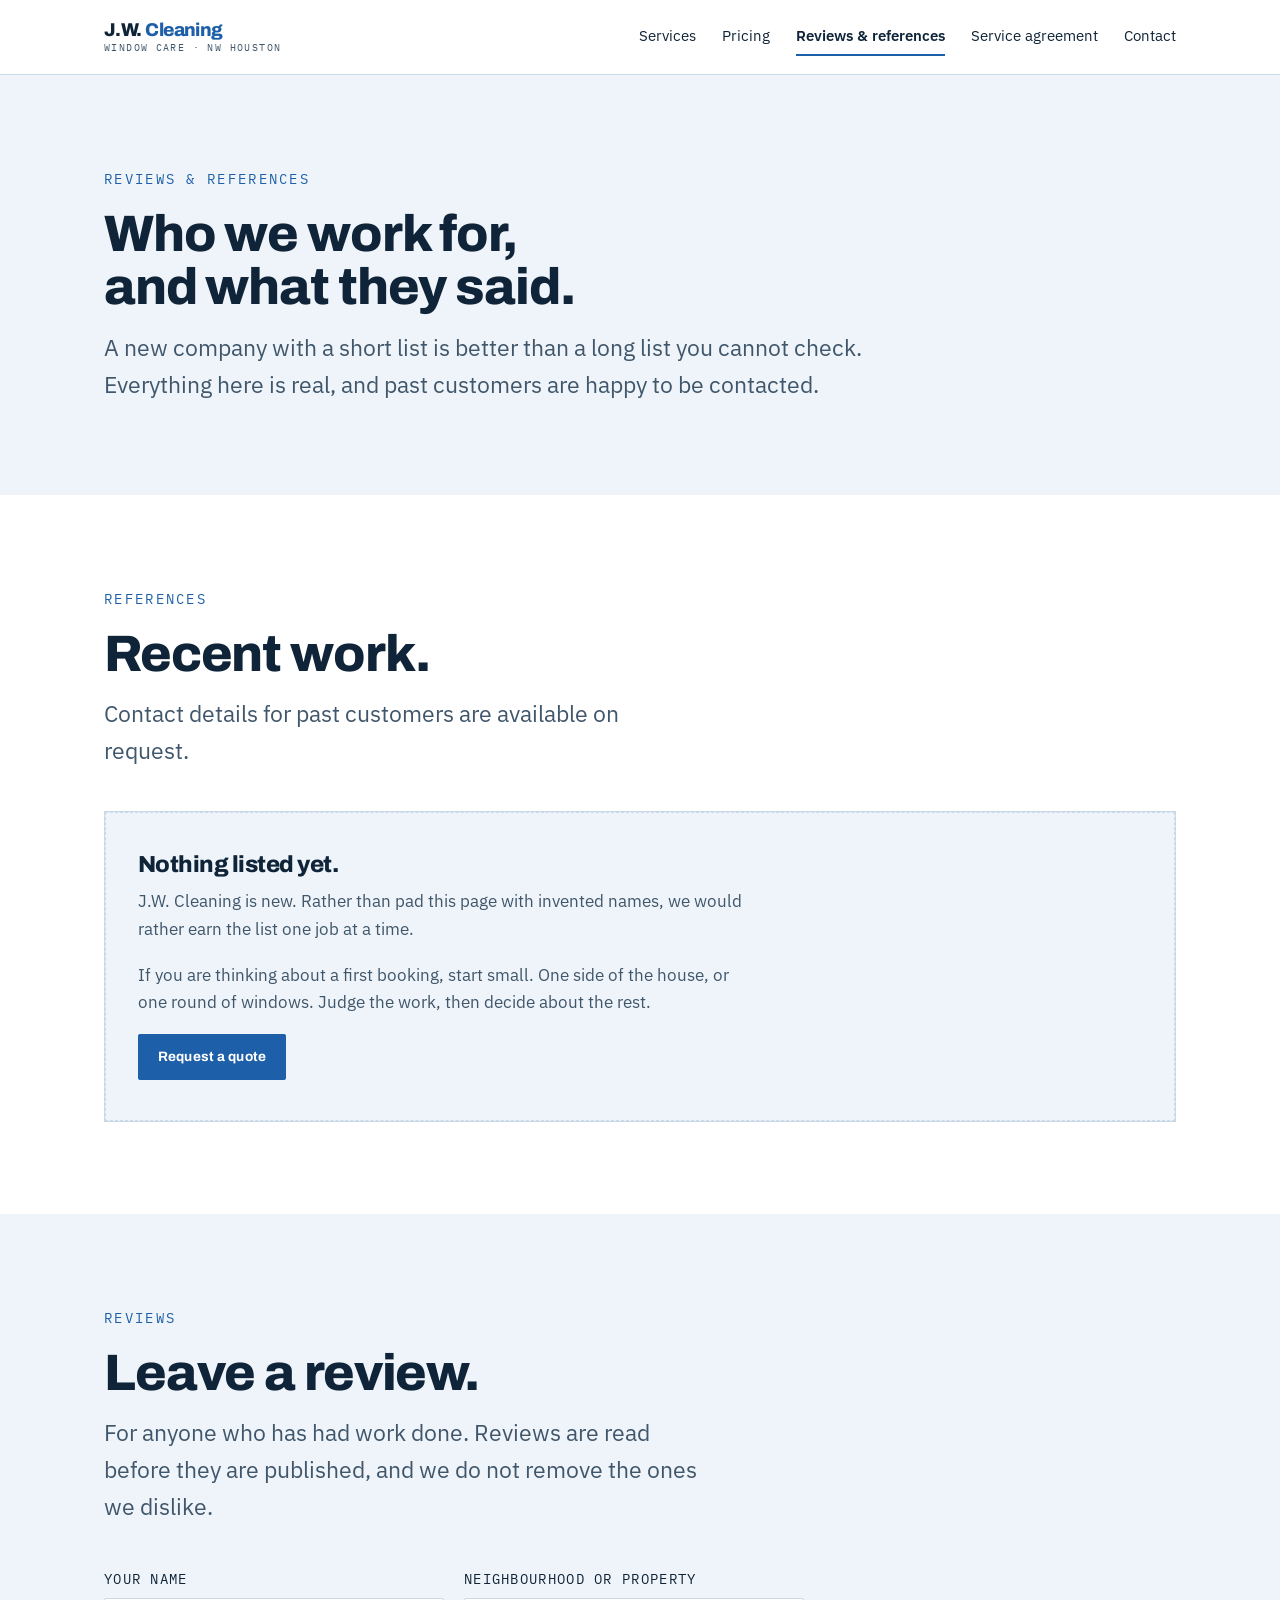
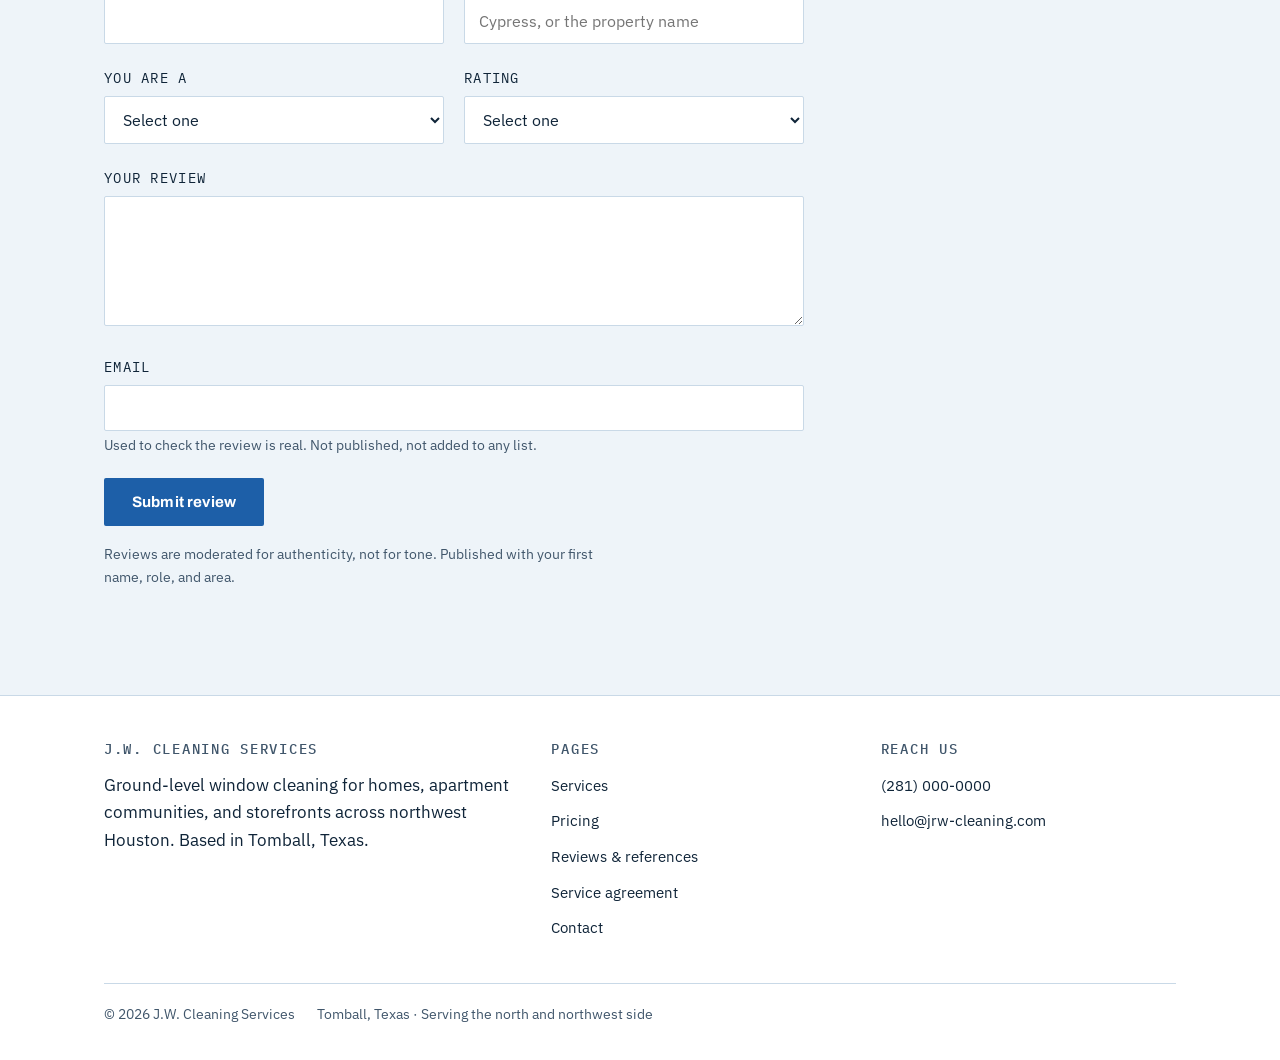
<file: reviews.html>
<!doctype html>
<html lang="en">
<head>
<meta charset="utf-8">
<meta name="viewport" content="width=device-width, initial-scale=1">
<title>Reviews & references — J.W. Cleaning Services</title>
<meta name="description" content="Recent work by J.W. Cleaning Services, and a form for customers to leave a review.">
<link rel="preconnect" href="https://fonts.googleapis.com">
<link rel="preconnect" href="https://fonts.gstatic.com" crossorigin>
<link href="https://fonts.googleapis.com/css2?family=Archivo:wght@600;700;800&family=IBM+Plex+Mono:wght@400;500&family=IBM+Plex+Sans:wght@400;500;600&display=swap" rel="stylesheet">
<link rel="stylesheet" href="assets/css/styles.css">
</head>
<body>
<a class="skip" href="#main">Skip to content</a>

<header class="masthead">
  <div class="shell masthead__inner">
    <a class="wordmark" href="index.html">J.W. <span>Cleaning</span>
      <small>Window care &middot; NW Houston</small>
    </a>
    <button class="nav-toggle" aria-expanded="false" aria-controls="nav">Menu</button>
    <nav class="nav" id="nav" aria-label="Main">
      <a href="services.html">Services</a>
      <a href="pricing.html">Pricing</a>
      <a href="reviews.html">Reviews &amp; references</a>
      <a href="agreement.html">Service agreement</a>
      <a href="contact.html">Contact</a>
    </nav>
  </div>
</header>

<main id="main">

  <section class="band band--wash">
    <div class="shell">
      <span class="eyebrow">Reviews &amp; references</span>
      <h1 style="font-size:var(--step-3);max-width:18ch;margin-bottom:14px;">Who we work for, and what they said.</h1>
      <p style="font-size:var(--step-1);color:var(--ink-soft);max-width:58ch;margin:0;">A new company with a short list is better than a long list you cannot check. Everything here is real, and past customers are happy to be contacted.</p>
    </div>
  </section>

  <section class="band">
    <div class="shell">
      <div class="band__head">
        <span class="eyebrow">References</span>
        <h2>Recent work.</h2>
        <p>Contact details for past customers are available on request.</p>
      </div>

      <!-- Add a .ref block per job as work comes in. Delete the .empty block once the first one is in. -->
      <div class="reflist">
        <div class="empty">
          <h3>Nothing listed yet.</h3>
          <p>J.W. Cleaning is new. Rather than pad this page with invented names, we would rather earn the list one job at a time.</p>
          <p>If you are thinking about a first booking, start small. One side of the house, or one round of windows. Judge the work, then decide about the rest.</p>
          <a class="btn btn--sm" href="contact.html">Request a quote</a>
        </div>
      </div>
    </div>
  </section>

  <section class="band band--wash">
    <div class="shell">
      <div class="band__head">
        <span class="eyebrow">Reviews</span>
        <h2>Leave a review.</h2>
        <p>For anyone who has had work done. Reviews are read before they are published, and we do not remove the ones we dislike.</p>
      </div>

      <form class="form" data-jw-form data-kind="review">
        <div class="row">
          <div class="field">
            <label for="rv-name">Your name</label>
            <input id="rv-name" name="name" type="text" autocomplete="name" required>
          </div>
          <div class="field">
            <label for="rv-area">Neighbourhood or property</label>
            <input id="rv-area" name="property" type="text" placeholder="Cypress, or the property name">
          </div>
        </div>

        <div class="row">
          <div class="field">
            <label for="rv-role">You are a</label>
            <select id="rv-role" name="role">
              <option value="">Select one</option>
              <option>Homeowner</option>
              <option>Renter</option>
              <option>Property manager</option>
              <option>Maintenance supervisor</option>
              <option>Business owner</option>
              <option>Other</option>
            </select>
          </div>
          <div class="field">
            <label for="rv-rating">Rating</label>
            <select id="rv-rating" name="rating" required>
              <option value="">Select one</option>
              <option value="5">5 &mdash; excellent</option>
              <option value="4">4 &mdash; good</option>
              <option value="3">3 &mdash; fine</option>
              <option value="2">2 &mdash; below expectations</option>
              <option value="1">1 &mdash; poor</option>
            </select>
          </div>
        </div>

        <div class="field">
          <label for="rv-body">Your review</label>
          <textarea id="rv-body" name="body" required></textarea>
        </div>

        <div class="field">
          <label for="rv-email">Email</label>
          <input id="rv-email" name="email" type="email" autocomplete="email" required>
          <span class="hint">Used to check the review is real. Not published, not added to any list.</span>
        </div>

        <label class="hp" aria-hidden="true">Company website <input type="text" name="company_website" tabindex="-1" autocomplete="off"></label>

        <button class="btn" type="submit">Submit review</button>
        <p class="formnote">Reviews are moderated for authenticity, not for tone. Published with your first name, role, and area.</p>
        <div class="status" role="status" aria-live="polite"></div>
      </form>
    </div>
  </section>

</main>

<footer class="foot">
  <div class="shell">
    <div class="foot__grid">
      <div>
        <h4>J.W. Cleaning Services</h4>
        <p>Ground-level window cleaning for homes, apartment communities, and storefronts across northwest Houston. Based in Tomball, Texas.</p>
      </div>
      <div>
        <h4>Pages</h4>
        <ul>
          <li><a href="services.html">Services</a></li>
          <li><a href="pricing.html">Pricing</a></li>
          <li><a href="reviews.html">Reviews &amp; references</a></li>
          <li><a href="agreement.html">Service agreement</a></li>
          <li><a href="contact.html">Contact</a></li>
        </ul>
      </div>
      <div>
        <h4>Reach us</h4>
        <!-- TODO: replace both with real details before launch -->
        <ul>
          <li><a href="tel:+12810000000">(281) 000-0000</a></li>
          <li><a href="mailto:hello@jrw-cleaning.com">hello@jrw-cleaning.com</a></li>
        </ul>
      </div>
    </div>
    <div class="foot__legal">
      <p>&copy; 2026 J.W. Cleaning Services</p>
      <p>Tomball, Texas &middot; Serving the north and northwest side</p>
    </div>
  </div>
</footer>

<script src="assets/js/site.js"></script>
<script>window.JW_ENDPOINT = 'https://jw-cleaning-intake.jrw-cleaning.workers.dev/submit';</script>
<script src="assets/js/form.js"></script>
</body>
</html>
</file>
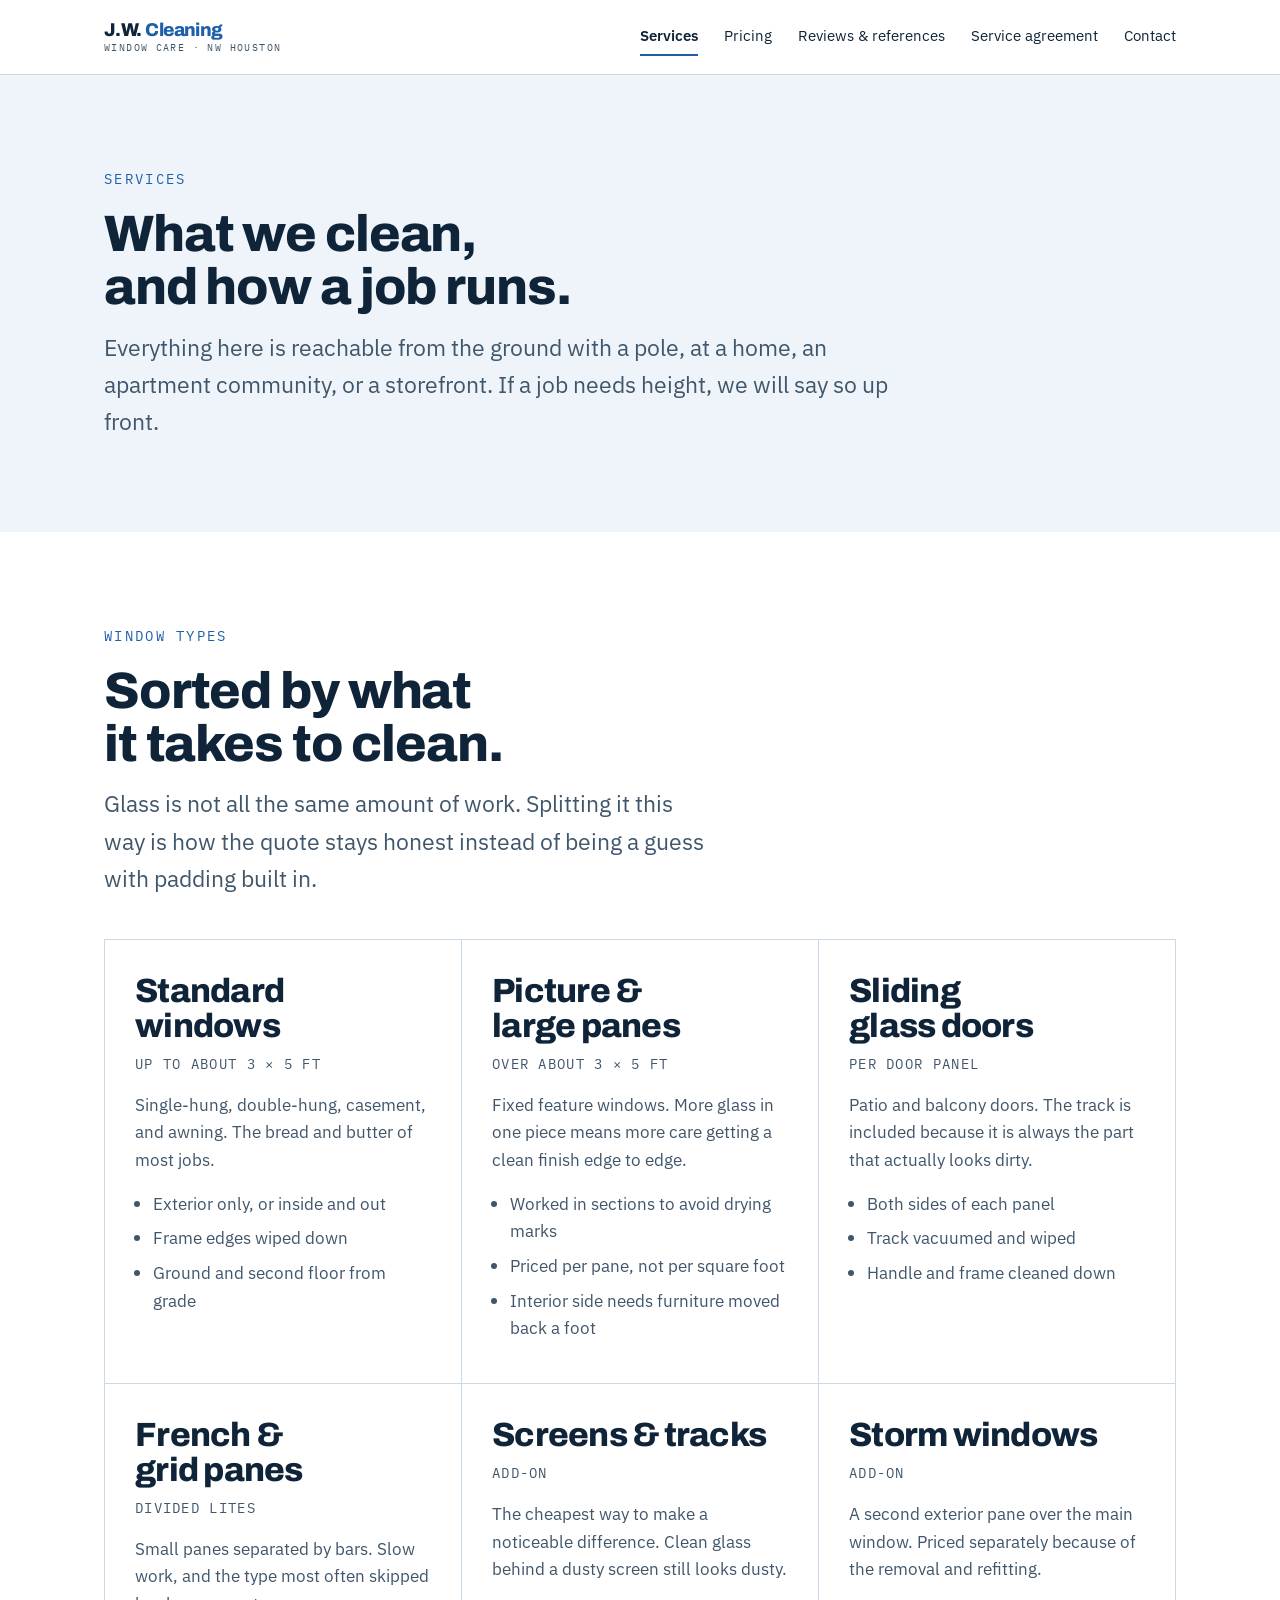
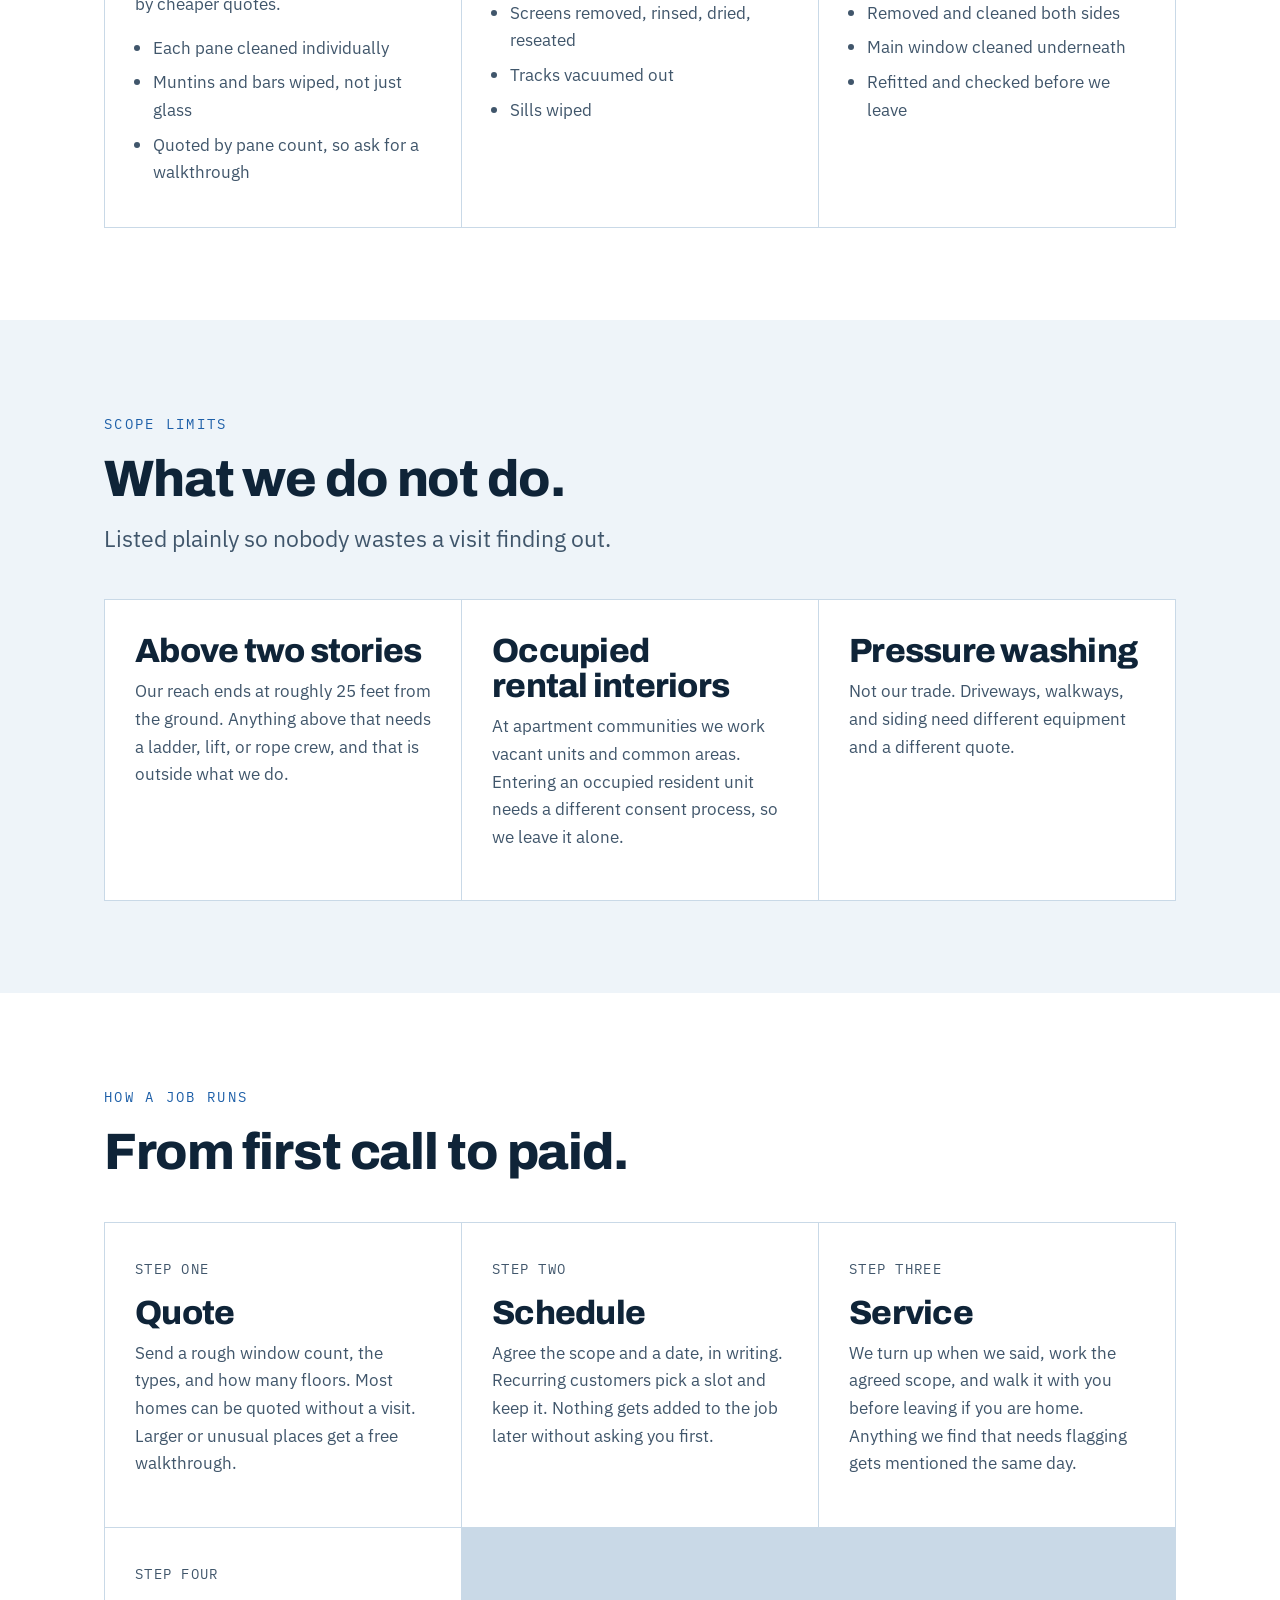
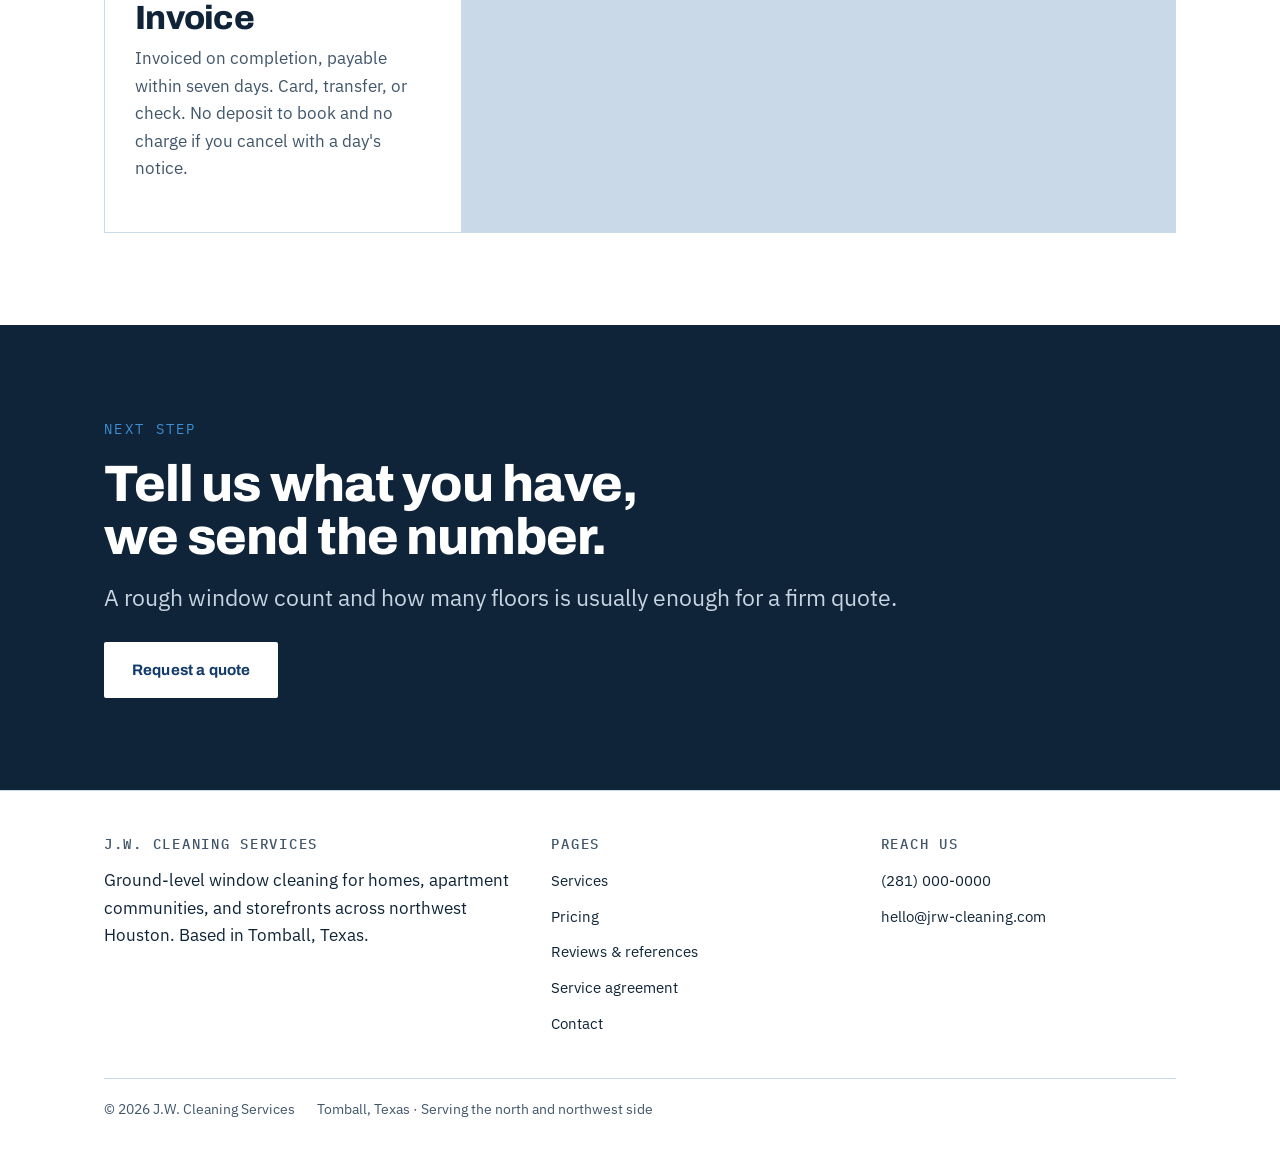
<file: services.html>
<!doctype html>
<html lang="en">
<head>
<meta charset="utf-8">
<meta name="viewport" content="width=device-width, initial-scale=1">
<title>Services — J.W. Cleaning Services</title>
<meta name="description" content="Window cleaning by type: standard, picture, sliding doors, french panes, screens and storm windows. Homes and commercial across northwest Houston.">
<link rel="preconnect" href="https://fonts.googleapis.com">
<link rel="preconnect" href="https://fonts.gstatic.com" crossorigin>
<link href="https://fonts.googleapis.com/css2?family=Archivo:wght@600;700;800&family=IBM+Plex+Mono:wght@400;500&family=IBM+Plex+Sans:wght@400;500;600&display=swap" rel="stylesheet">
<link rel="stylesheet" href="assets/css/styles.css">
</head>
<body>
<a class="skip" href="#main">Skip to content</a>

<header class="masthead">
  <div class="shell masthead__inner">
    <a class="wordmark" href="index.html">J.W. <span>Cleaning</span>
      <small>Window care &middot; NW Houston</small>
    </a>
    <button class="nav-toggle" aria-expanded="false" aria-controls="nav">Menu</button>
    <nav class="nav" id="nav" aria-label="Main">
      <a href="services.html">Services</a>
      <a href="pricing.html">Pricing</a>
      <a href="reviews.html">Reviews &amp; references</a>
      <a href="agreement.html">Service agreement</a>
      <a href="contact.html">Contact</a>
    </nav>
  </div>
</header>

<main id="main">

  <section class="band band--wash">
    <div class="shell">
      <span class="eyebrow">Services</span>
      <h1 style="font-size:var(--step-3);max-width:18ch;margin-bottom:14px;">What we clean, and how a job runs.</h1>
      <p style="font-size:var(--step-1);color:var(--ink-soft);max-width:58ch;margin:0;">Everything here is reachable from the ground with a pole, at a home, an apartment community, or a storefront. If a job needs height, we will say so up front.</p>
    </div>
  </section>

  <section class="band">
    <div class="shell">
      <div class="band__head">
        <span class="eyebrow">Window types</span>
        <h2>Sorted by what it takes to clean.</h2>
        <p>Glass is not all the same amount of work. Splitting it this way is how the quote stays honest instead of being a guess with padding built in.</p>
      </div>
      <div class="cards">
        <article class="card">
          <h3>Standard windows</h3>
          <p class="card__meta">Up to about 3 &times; 5 ft</p>
          <p>Single-hung, double-hung, casement, and awning. The bread and butter of most jobs.</p>
          <ul>
            <li>Exterior only, or inside and out</li>
            <li>Frame edges wiped down</li>
            <li>Ground and second floor from grade</li>
          </ul>
        </article>
        <article class="card">
          <h3>Picture &amp; large panes</h3>
          <p class="card__meta">Over about 3 &times; 5 ft</p>
          <p>Fixed feature windows. More glass in one piece means more care getting a clean finish edge to edge.</p>
          <ul>
            <li>Worked in sections to avoid drying marks</li>
            <li>Priced per pane, not per square foot</li>
            <li>Interior side needs furniture moved back a foot</li>
          </ul>
        </article>
        <article class="card">
          <h3>Sliding glass doors</h3>
          <p class="card__meta">Per door panel</p>
          <p>Patio and balcony doors. The track is included because it is always the part that actually looks dirty.</p>
          <ul>
            <li>Both sides of each panel</li>
            <li>Track vacuumed and wiped</li>
            <li>Handle and frame cleaned down</li>
          </ul>
        </article>
        <article class="card">
          <h3>French &amp; grid panes</h3>
          <p class="card__meta">Divided lites</p>
          <p>Small panes separated by bars. Slow work, and the type most often skipped by cheaper quotes.</p>
          <ul>
            <li>Each pane cleaned individually</li>
            <li>Muntins and bars wiped, not just glass</li>
            <li>Quoted by pane count, so ask for a walkthrough</li>
          </ul>
        </article>
        <article class="card">
          <h3>Screens &amp; tracks</h3>
          <p class="card__meta">Add-on</p>
          <p>The cheapest way to make a noticeable difference. Clean glass behind a dusty screen still looks dusty.</p>
          <ul>
            <li>Screens removed, rinsed, dried, reseated</li>
            <li>Tracks vacuumed out</li>
            <li>Sills wiped</li>
          </ul>
        </article>
        <article class="card">
          <h3>Storm windows</h3>
          <p class="card__meta">Add-on</p>
          <p>A second exterior pane over the main window. Priced separately because of the removal and refitting.</p>
          <ul>
            <li>Removed and cleaned both sides</li>
            <li>Main window cleaned underneath</li>
            <li>Refitted and checked before we leave</li>
          </ul>
        </article>
      </div>
    </div>
  </section>

  <section class="band band--wash">
    <div class="shell">
      <div class="band__head">
        <span class="eyebrow">Scope limits</span>
        <h2>What we do not do.</h2>
        <p>Listed plainly so nobody wastes a visit finding out.</p>
      </div>
      <div class="cards">
        <article class="card">
          <h3>Above two stories</h3>
          <p>Our reach ends at roughly 25 feet from the ground. Anything above that needs a ladder, lift, or rope crew, and that is outside what we do.</p>
        </article>
        <article class="card">
          <h3>Occupied rental interiors</h3>
          <p>At apartment communities we work vacant units and common areas. Entering an occupied resident unit needs a different consent process, so we leave it alone.</p>
        </article>
        <article class="card">
          <h3>Pressure washing</h3>
          <p>Not our trade. Driveways, walkways, and siding need different equipment and a different quote.</p>
        </article>
      </div>
    </div>
  </section>

  <section class="band">
    <div class="shell">
      <div class="band__head">
        <span class="eyebrow">How a job runs</span>
        <h2>From first call to paid.</h2>
      </div>
      <div class="cards">
        <article class="card">
          <p class="card__meta">Step one</p>
          <h3>Quote</h3>
          <p>Send a rough window count, the types, and how many floors. Most homes can be quoted without a visit. Larger or unusual places get a free walkthrough.</p>
        </article>
        <article class="card">
          <p class="card__meta">Step two</p>
          <h3>Schedule</h3>
          <p>Agree the scope and a date, in writing. Recurring customers pick a slot and keep it. Nothing gets added to the job later without asking you first.</p>
        </article>
        <article class="card">
          <p class="card__meta">Step three</p>
          <h3>Service</h3>
          <p>We turn up when we said, work the agreed scope, and walk it with you before leaving if you are home. Anything we find that needs flagging gets mentioned the same day.</p>
        </article>
        <article class="card">
          <p class="card__meta">Step four</p>
          <h3>Invoice</h3>
          <p>Invoiced on completion, payable within seven days. Card, transfer, or check. No deposit to book and no charge if you cancel with a day's notice.</p>
        </article>
      </div>
    </div>
  </section>

  <section class="band band--ink">
    <div class="shell cta">
      <span class="eyebrow eyebrow--light">Next step</span>
      <h2>Tell us what you have, we send the number.</h2>
      <p>A rough window count and how many floors is usually enough for a firm quote.</p>
      <a class="btn btn--onblue" href="contact.html">Request a quote</a>
    </div>
  </section>

</main>

<footer class="foot">
  <div class="shell">
    <div class="foot__grid">
      <div>
        <h4>J.W. Cleaning Services</h4>
        <p>Ground-level window cleaning for homes, apartment communities, and storefronts across northwest Houston. Based in Tomball, Texas.</p>
      </div>
      <div>
        <h4>Pages</h4>
        <ul>
          <li><a href="services.html">Services</a></li>
          <li><a href="pricing.html">Pricing</a></li>
          <li><a href="reviews.html">Reviews &amp; references</a></li>
          <li><a href="agreement.html">Service agreement</a></li>
          <li><a href="contact.html">Contact</a></li>
        </ul>
      </div>
      <div>
        <h4>Reach us</h4>
        <!-- TODO: replace both with real details before launch -->
        <ul>
          <li><a href="tel:+12810000000">(281) 000-0000</a></li>
          <li><a href="mailto:hello@jrw-cleaning.com">hello@jrw-cleaning.com</a></li>
        </ul>
      </div>
    </div>
    <div class="foot__legal">
      <p>&copy; 2026 J.W. Cleaning Services</p>
      <p>Tomball, Texas &middot; Serving the north and northwest side</p>
    </div>
  </div>
</footer>

<script src="assets/js/site.js"></script>

</body>
</html>
</file>
<file: assets/css/styles.css>
/* ==========================================================================
   J.W. Cleaning Services — shared stylesheet
   Palette: deep navy ink, working blue, bright blue, glass wash, hairline rule
   Type:    Archivo (display) / IBM Plex Sans (body) / IBM Plex Mono (data)
   ========================================================================== */

:root {
  --ink:         #0F2438;
  --ink-soft:    #40566B;
  --blue:        #1D5FA8;
  --blue-bright: #3D8FD6;
  --blue-deep:   #123B6B;
  --wash:        #EEF4F9;
  --white:       #FFFFFF;
  --rule:        #C9D9E7;

  --font-display: 'Archivo', system-ui, sans-serif;
  --font-body:    'IBM Plex Sans', system-ui, sans-serif;
  --font-data:    'IBM Plex Mono', ui-monospace, monospace;

  --shell:  1120px;
  --gutter: 24px;

  --step--1: clamp(0.82rem, 0.79rem + 0.15vw, 0.9rem);
  --step-0:  clamp(1rem, 0.96rem + 0.2vw, 1.08rem);
  --step-1:  clamp(1.2rem, 1.1rem + 0.5vw, 1.45rem);
  --step-2:  clamp(1.55rem, 1.35rem + 1vw, 2.1rem);
  --step-3:  clamp(2.1rem, 1.7rem + 2vw, 3.2rem);
  --step-4:  clamp(2.6rem, 1.9rem + 3.4vw, 4.6rem);
}

*, *::before, *::after { box-sizing: border-box; }

html { -webkit-text-size-adjust: 100%; scroll-behavior: smooth; }

body {
  margin: 0;
  background: var(--white);
  color: var(--ink);
  font-family: var(--font-body);
  font-size: var(--step-0);
  line-height: 1.6;
  -webkit-font-smoothing: antialiased;
}

h1, h2, h3, h4 {
  font-family: var(--font-display);
  font-weight: 800;
  line-height: 1.04;
  letter-spacing: -0.022em;
  margin: 0;
  text-wrap: balance;
}

p { margin: 0 0 1em; max-width: 62ch; }

a { color: var(--blue); text-decoration-thickness: 1px; text-underline-offset: 3px; }
a:hover { color: var(--blue-bright); }

:focus-visible {
  outline: 3px solid var(--blue-bright);
  outline-offset: 3px;
}

img { max-width: 100%; display: block; }

.shell {
  width: 100%;
  max-width: var(--shell);
  margin-inline: auto;
  padding-inline: var(--gutter);
}

.skip {
  position: absolute; left: -9999px;
  background: var(--ink); color: var(--white);
  padding: 12px 18px; z-index: 100;
}
.skip:focus { left: 12px; top: 12px; }

/* --- eyebrow: the recurring label device ------------------------------- */
.eyebrow {
  font-family: var(--font-data);
  font-size: var(--step--1);
  letter-spacing: 0.16em;
  text-transform: uppercase;
  color: var(--blue);
  margin: 0 0 18px;
  display: block;
}
.eyebrow--light { color: var(--blue-bright); }

/* --- masthead ---------------------------------------------------------- */
.masthead {
  border-bottom: 1px solid var(--rule);
  background: var(--white);
  position: sticky; top: 0; z-index: 50;
}
.masthead__inner {
  display: flex; align-items: center; gap: 20px;
  min-height: 74px;
}
.wordmark {
  font-family: var(--font-display);
  font-weight: 800;
  font-size: 1.16rem;
  letter-spacing: -0.03em;
  color: var(--ink);
  text-decoration: none;
  line-height: 1.1;
  margin-right: auto;
}
.wordmark span { color: var(--blue); }
.wordmark small {
  display: block;
  font-family: var(--font-data);
  font-weight: 400;
  font-size: 0.62rem;
  letter-spacing: 0.14em;
  text-transform: uppercase;
  color: var(--ink-soft);
  margin-top: 3px;
}

.nav { display: flex; align-items: center; gap: 26px; }
.nav a {
  font-size: 0.94rem;
  color: var(--ink);
  text-decoration: none;
  padding: 6px 0;
  border-bottom: 2px solid transparent;
}
.nav a:hover { border-bottom-color: var(--blue-bright); }
.nav a[aria-current="page"] { border-bottom-color: var(--blue); font-weight: 600; }

.nav-toggle {
  display: none;
  background: none; border: 1px solid var(--rule);
  border-radius: 3px; padding: 9px 12px;
  font-family: var(--font-data); font-size: 0.75rem;
  letter-spacing: 0.1em; text-transform: uppercase;
  color: var(--ink); cursor: pointer;
}

/* --- buttons ----------------------------------------------------------- */
.btn {
  display: inline-block;
  font-family: var(--font-display);
  font-weight: 700;
  font-size: 0.95rem;
  letter-spacing: 0.01em;
  padding: 14px 26px;
  border-radius: 2px;
  text-decoration: none;
  border: 2px solid var(--blue);
  background: var(--blue);
  color: var(--white);
  cursor: pointer;
  transition: background .15s ease, border-color .15s ease, color .15s ease;
}
.btn:hover { background: var(--blue-deep); border-color: var(--blue-deep); color: var(--white); }

.btn--ghost { background: transparent; color: var(--blue); }
.btn--ghost:hover { background: var(--wash); color: var(--blue-deep); }

.btn--onblue { background: var(--white); border-color: var(--white); color: var(--blue-deep); }
.btn--onblue:hover { background: var(--wash); border-color: var(--wash); color: var(--blue-deep); }

.btn--sm { padding: 10px 18px; font-size: 0.85rem; }

/* --- hero: the squeegee pass ------------------------------------------- */
.hero {
  position: relative;
  padding: clamp(56px, 9vw, 108px) 0 clamp(48px, 7vw, 88px);
  overflow: hidden;
  background: var(--white);
}
.hero__grid {
  position: absolute; inset: 0;
  background-image:
    linear-gradient(to right, var(--rule) 1px, transparent 1px),
    linear-gradient(to bottom, var(--rule) 1px, transparent 1px);
  background-size: 25% 50%;
  opacity: .55;
  pointer-events: none;
}
.hero__inner { position: relative; }

.hero h1 {
  font-size: var(--step-4);
  max-width: 15ch;
  margin-bottom: 22px;
}
.hero h1 em {
  font-style: normal;
  color: var(--blue);
}
.hero__lede {
  font-size: var(--step-1);
  color: var(--ink-soft);
  max-width: 48ch;
  margin-bottom: 30px;
}
.hero__actions { display: flex; flex-wrap: wrap; gap: 14px; }

/* the wipe: one horizontal squeegee stroke clearing the glass on load */
.wipe {
  position: absolute; inset: 0;
  z-index: 3;
  pointer-events: none;
  background: linear-gradient(
    100deg,
    rgba(238,244,249,0) 0%,
    rgba(238,244,249,.92) 22%,
    rgba(238,244,249,.98) 46%,
    rgba(238,244,249,.92) 70%,
    rgba(238,244,249,0) 100%
  );
  border-right: 2px solid var(--blue-bright);
  transform: translateX(0);
  animation: squeegee 1.5s cubic-bezier(.55,.05,.25,1) .15s forwards;
}
@keyframes squeegee {
  from { transform: translateX(-4%); opacity: 1; }
  to   { transform: translateX(112%); opacity: 1; }
}

@media (prefers-reduced-motion: reduce) {
  html { scroll-behavior: auto; }
  .wipe { display: none; }
  *, *::before, *::after { animation-duration: .001ms !important; transition-duration: .001ms !important; }
}

/* --- pane grid: the structural motif ----------------------------------- */
.panes {
  display: grid;
  grid-template-columns: repeat(auto-fit, minmax(230px, 1fr));
  border-top: 1px solid var(--rule);
  border-left: 1px solid var(--rule);
}
.pane {
  border-right: 1px solid var(--rule);
  border-bottom: 1px solid var(--rule);
  padding: 30px 26px;
  background: var(--white);
}
.pane__value {
  font-family: var(--font-display);
  font-weight: 800;
  font-size: var(--step-2);
  color: var(--blue);
  letter-spacing: -0.02em;
  display: block;
  margin-bottom: 8px;
}
.pane__label {
  font-family: var(--font-data);
  font-size: var(--step--1);
  letter-spacing: 0.1em;
  text-transform: uppercase;
  color: var(--ink-soft);
  margin: 0;
}

/* --- section rhythm ---------------------------------------------------- */
.band { padding: clamp(52px, 8vw, 92px) 0; }
.band--wash { background: var(--wash); }
.band--ink { background: var(--ink); color: var(--white); }
.band--ink h2, .band--ink h3 { color: var(--white); }
.band--ink p { color: #C6D4E2; }
.band--tight { padding-block: clamp(38px, 5vw, 58px); }

.band__head { margin-bottom: 42px; max-width: 60ch; }
.band__head h2 { font-size: var(--step-3); margin-bottom: 14px; }
.band__head p { color: var(--ink-soft); font-size: var(--step-1); margin: 0; }
.band--ink .band__head p { color: #A9BDD1; }

/* --- service cards ----------------------------------------------------- */
.cards {
  display: grid;
  grid-template-columns: repeat(auto-fit, minmax(290px, 1fr));
  gap: 1px;
  background: var(--rule);
  border: 1px solid var(--rule);
}
.card { background: var(--white); padding: 34px 30px; }
.card h3 { font-size: var(--step-2); margin-bottom: 8px; }
.card__meta {
  font-family: var(--font-data);
  font-size: var(--step--1);
  letter-spacing: 0.09em;
  text-transform: uppercase;
  color: var(--blue);
  margin-bottom: 16px;
}
.card p { color: var(--ink-soft); margin-bottom: 16px; }
.card ul { margin: 0; padding-left: 18px; color: var(--ink-soft); }
.card li { margin-bottom: 7px; }

/* --- price table ------------------------------------------------------- */
.ptable { width: 100%; border-collapse: collapse; margin-bottom: 26px; }
.ptable caption {
  text-align: left;
  font-family: var(--font-display);
  font-weight: 700;
  font-size: var(--step-1);
  padding-bottom: 12px;
}
.ptable th, .ptable td {
  text-align: left;
  padding: 15px 16px 15px 0;
  border-bottom: 1px solid var(--rule);
  vertical-align: top;
}
.ptable th {
  font-family: var(--font-data);
  font-size: var(--step--1);
  font-weight: 500;
  letter-spacing: 0.1em;
  text-transform: uppercase;
  color: var(--ink-soft);
}
.ptable td:last-child, .ptable th:last-child { text-align: right; padding-right: 0; }
.ptable .rate {
  font-family: var(--font-data);
  font-weight: 500;
  color: var(--ink);
  white-space: nowrap;
}
.ptable .note { color: var(--ink-soft); font-size: 0.92rem; }

.callout {
  border-left: 3px solid var(--blue);
  background: var(--wash);
  padding: 22px 26px;
  margin: 30px 0;
}
.callout p:last-child { margin-bottom: 0; }
.callout strong { color: var(--ink); }

/* --- area list --------------------------------------------------------- */
.arealist {
  list-style: none; margin: 0; padding: 0;
  display: flex; flex-wrap: wrap; gap: 10px;
}
.arealist li {
  font-family: var(--font-data);
  font-size: 0.86rem;
  letter-spacing: 0.03em;
  border: 1px solid var(--rule);
  background: var(--white);
  padding: 8px 14px;
  border-radius: 2px;
}

/* --- reviews / references ---------------------------------------------- */
.reflist { display: grid; gap: 1px; background: var(--rule); border: 1px solid var(--rule); }
.ref { background: var(--white); padding: 28px 30px; }
.ref h3 { font-size: var(--step-1); margin-bottom: 6px; }
.ref__meta {
  font-family: var(--font-data);
  font-size: var(--step--1);
  letter-spacing: 0.08em;
  text-transform: uppercase;
  color: var(--blue);
  margin-bottom: 12px;
}
.ref p { margin-bottom: 0; color: var(--ink-soft); }

.empty {
  border: 1px dashed var(--rule);
  background: var(--wash);
  padding: 40px 32px;
  text-align: left;
}
.empty h3 { font-size: var(--step-1); margin-bottom: 10px; }
.empty p { color: var(--ink-soft); margin-bottom: 18px; }

/* --- forms ------------------------------------------------------------- */
.form { max-width: 700px; }
.field { margin-bottom: 22px; }
.field label {
  display: block;
  font-family: var(--font-data);
  font-size: var(--step--1);
  letter-spacing: 0.09em;
  text-transform: uppercase;
  color: var(--ink);
  margin-bottom: 7px;
}
.field .hint { display: block; font-family: var(--font-body); font-size: 0.86rem; letter-spacing: 0; text-transform: none; color: var(--ink-soft); margin-top: 3px; }
.field input, .field select, .field textarea {
  width: 100%;
  font-family: var(--font-body);
  font-size: 1rem;
  color: var(--ink);
  background: var(--white);
  border: 1px solid var(--rule);
  border-radius: 2px;
  padding: 12px 14px;
}
.field input:focus, .field select:focus, .field textarea:focus {
  border-color: var(--blue);
  outline: 2px solid var(--blue-bright);
  outline-offset: 1px;
}
.field textarea { min-height: 130px; resize: vertical; }

.row { display: grid; grid-template-columns: 1fr 1fr; gap: 20px; }

.checks { display: grid; grid-template-columns: repeat(auto-fit, minmax(190px, 1fr)); gap: 10px; }
.check {
  display: flex; align-items: center; gap: 10px;
  border: 1px solid var(--rule);
  padding: 12px 14px;
  border-radius: 2px;
  cursor: pointer;
  font-size: 0.95rem;
}
.check:hover { border-color: var(--blue-bright); }
.check input { width: auto; margin: 0; accent-color: var(--blue); }

/* --- checkbox rows with an explainer ----------------------------------- */
.checkrow {
  display: flex; align-items: center; gap: 8px;
  border: 1px solid var(--rule);
  padding: 12px 12px 12px 14px;
  border-radius: 2px;
}
.checkrow:hover { border-color: var(--blue-bright); }
.checkrow label {
  display: flex; align-items: center; gap: 10px;
  margin: 0; flex: 1; cursor: pointer;
  font-family: var(--font-body);
  font-size: 0.95rem;
  letter-spacing: 0;
  text-transform: none;
  color: var(--ink);
}
.checkrow input { width: auto; margin: 0; accent-color: var(--blue); }

.tip {
  position: relative;
  flex: none;
  width: 22px; height: 22px;
  border-radius: 50%;
  border: 1px solid var(--rule);
  background: var(--white);
  color: var(--blue);
  font-family: var(--font-data);
  font-size: 0.75rem;
  font-weight: 500;
  line-height: 1;
  cursor: help;
  padding: 0;
}
.tip:hover { background: var(--blue); border-color: var(--blue); color: var(--white); }

.tip::after {
  content: attr(data-tip);
  position: absolute;
  bottom: calc(100% + 9px);
  right: -6px;
  width: max-content;
  max-width: 250px;
  background: var(--ink);
  color: var(--white);
  font-family: var(--font-body);
  font-size: 0.83rem;
  font-weight: 400;
  line-height: 1.45;
  letter-spacing: 0;
  text-align: left;
  padding: 10px 12px;
  border-radius: 3px;
  opacity: 0;
  visibility: hidden;
  transition: opacity .12s ease;
  z-index: 20;
  pointer-events: none;
}
.tip:hover::after,
.tip:focus-visible::after,
.tip[aria-expanded="true"]::after { opacity: 1; visibility: visible; }

@media (max-width: 560px) {
  .tip::after { right: auto; left: -140px; max-width: 210px; }
}

/* --- contact details block --------------------------------------------- */
.reach {
  display: grid;
  grid-template-columns: repeat(auto-fit, minmax(210px, 1fr));
  gap: 1px;
  background: var(--rule);
  border: 1px solid var(--rule);
  margin-bottom: 44px;
}
.reach div { background: var(--white); padding: 22px 24px; }
.reach dt {
  font-family: var(--font-data);
  font-size: var(--step--1);
  letter-spacing: 0.1em;
  text-transform: uppercase;
  color: var(--ink-soft);
  margin-bottom: 7px;
}
.reach dd {
  margin: 0;
  font-family: var(--font-display);
  font-weight: 700;
  font-size: 1.12rem;
  letter-spacing: -0.01em;
}
.reach dd a { color: var(--ink); text-decoration: none; }
.reach dd a:hover { color: var(--blue); }
.reach dd small {
  display: block;
  font-family: var(--font-body);
  font-weight: 400;
  font-size: 0.86rem;
  color: var(--ink-soft);
  margin-top: 5px;
  letter-spacing: 0;
}

.hp { position: absolute; left: -9999px; opacity: 0; height: 0; }

.formnote {
  font-size: 0.9rem;
  color: var(--ink-soft);
  margin-top: 16px;
}

.status { margin-top: 20px; padding: 16px 18px; border-radius: 2px; font-size: 0.95rem; display: none; }
.status[data-state="pending"] { display: block; background: var(--wash); border-left: 3px solid var(--blue-bright); }
.status[data-state="ok"]      { display: block; background: var(--wash); border-left: 3px solid var(--blue); }
.status[data-state="queued"]  { display: block; background: #FFF6E6; border-left: 3px solid #C98A16; }
.status[data-state="error"]   { display: block; background: #FDEDED; border-left: 3px solid #B3261E; }

/* --- agreement page ---------------------------------------------------- */
.doc { max-width: 74ch; }
.doc h2 { font-size: var(--step-2); margin: 44px 0 12px; }
.doc h2:first-child { margin-top: 0; }
.doc ol, .doc ul { color: var(--ink-soft); padding-left: 20px; }
.doc li { margin-bottom: 9px; }
.doc .clause-no {
  font-family: var(--font-data);
  font-size: var(--step--1);
  color: var(--blue);
  letter-spacing: 0.1em;
  display: block;
  margin-bottom: 4px;
}

/* --- CTA band ---------------------------------------------------------- */
.cta { text-align: left; }
.cta h2 { font-size: var(--step-3); margin-bottom: 14px; max-width: 20ch; }
.cta p { font-size: var(--step-1); margin-bottom: 26px; }

/* --- footer ------------------------------------------------------------ */
.foot {
  border-top: 1px solid var(--rule);
  padding: 46px 0 34px;
  background: var(--white);
}
.foot__grid {
  display: grid;
  grid-template-columns: 1.4fr 1fr 1fr;
  gap: 34px;
  margin-bottom: 34px;
}
.foot h4 {
  font-family: var(--font-data);
  font-weight: 500;
  font-size: var(--step--1);
  letter-spacing: 0.12em;
  text-transform: uppercase;
  color: var(--ink-soft);
  margin-bottom: 14px;
}
.foot ul { list-style: none; margin: 0; padding: 0; }
.foot li { margin-bottom: 8px; }
.foot a { color: var(--ink); text-decoration: none; font-size: 0.95rem; }
.foot a:hover { color: var(--blue); }
.foot__legal {
  border-top: 1px solid var(--rule);
  padding-top: 20px;
  font-size: 0.85rem;
  color: var(--ink-soft);
  display: flex; flex-wrap: wrap; gap: 8px 22px;
}
.foot__legal p { margin: 0; max-width: none; }

/* --- responsive -------------------------------------------------------- */
@media (max-width: 860px) {
  .nav {
    display: none;
    position: absolute; top: 74px; left: 0; right: 0;
    flex-direction: column; align-items: stretch; gap: 0;
    background: var(--white);
    border-bottom: 1px solid var(--rule);
    padding: 8px 0 14px;
  }
  .nav[data-open="true"] { display: flex; }
  .nav a { padding: 13px var(--gutter); border-bottom: 1px solid var(--wash); }
  .nav a:hover { border-bottom-color: var(--wash); background: var(--wash); }
  .nav-toggle { display: block; }
  .masthead { position: relative; }
  .foot__grid { grid-template-columns: 1fr 1fr; }
  .row { grid-template-columns: 1fr; }
}

@media (max-width: 520px) {
  .foot__grid { grid-template-columns: 1fr; }
  .hero__actions .btn { width: 100%; text-align: center; }
}
</file>
